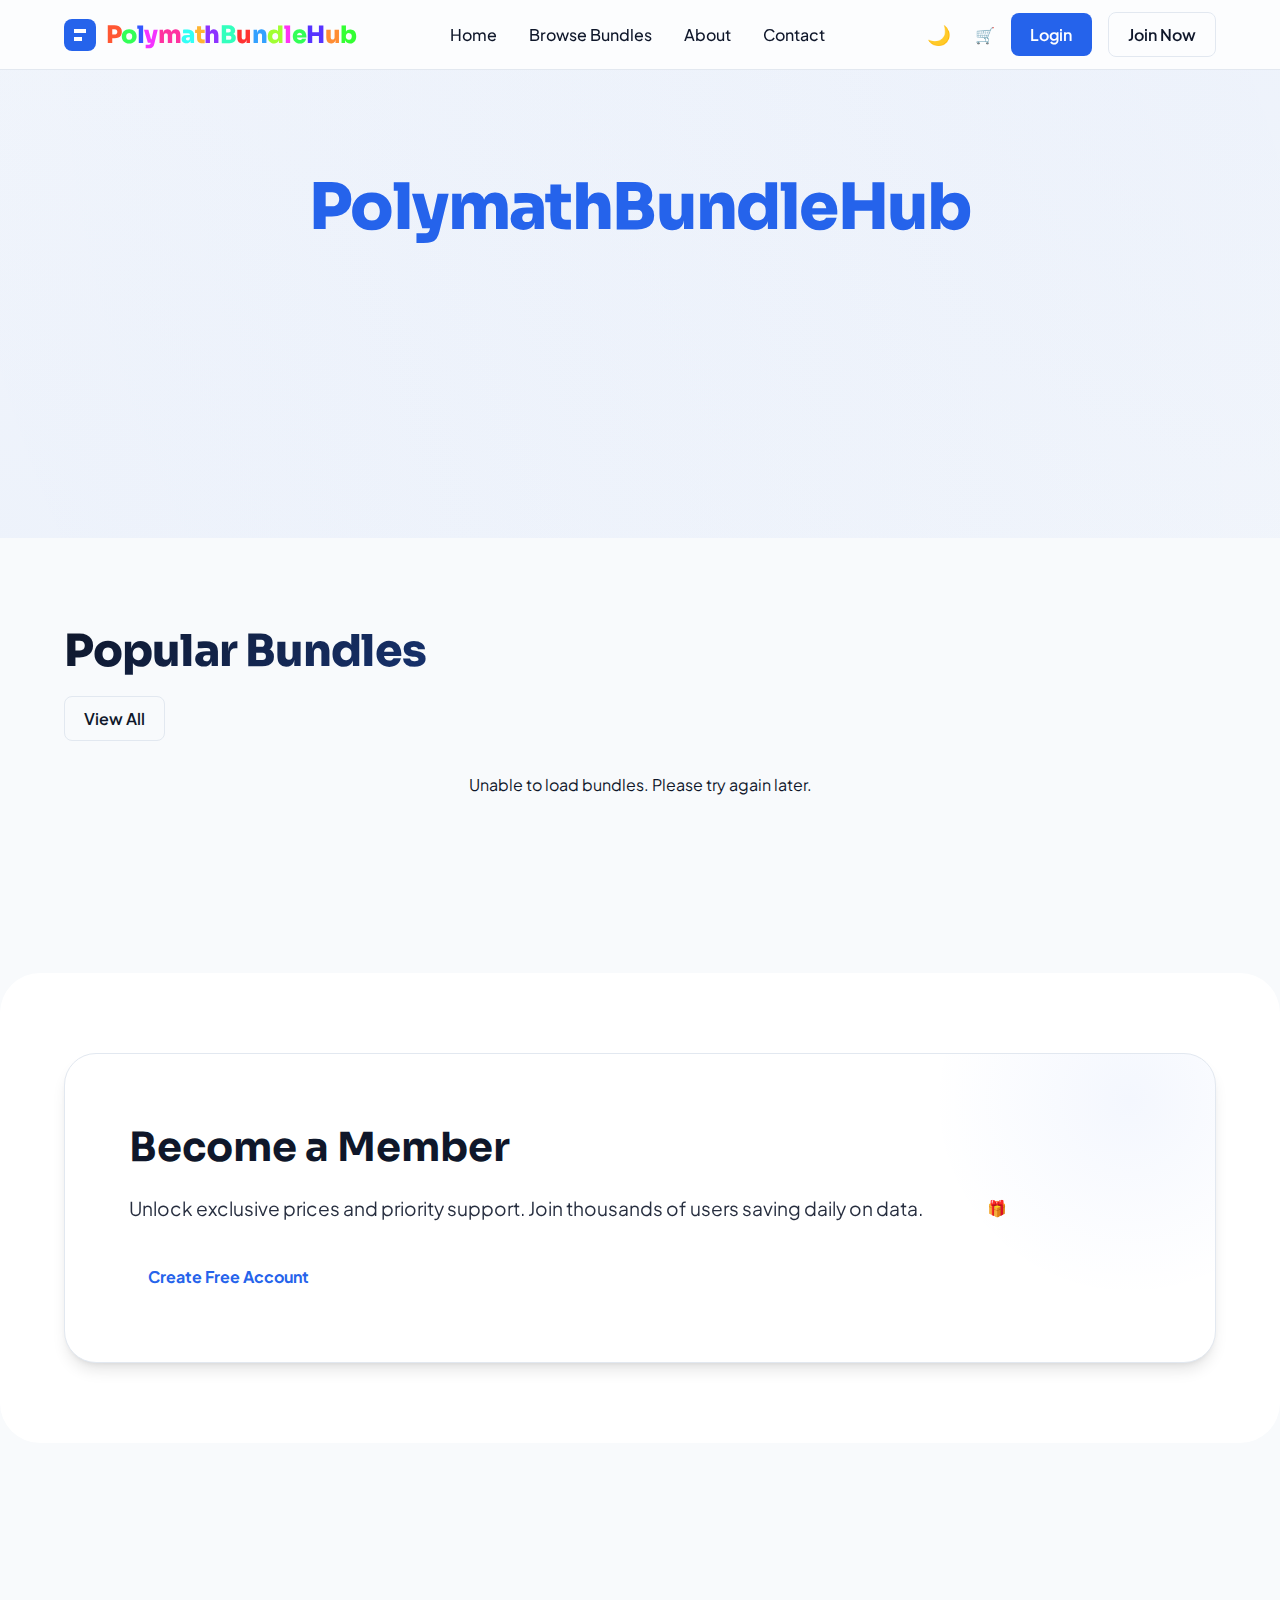
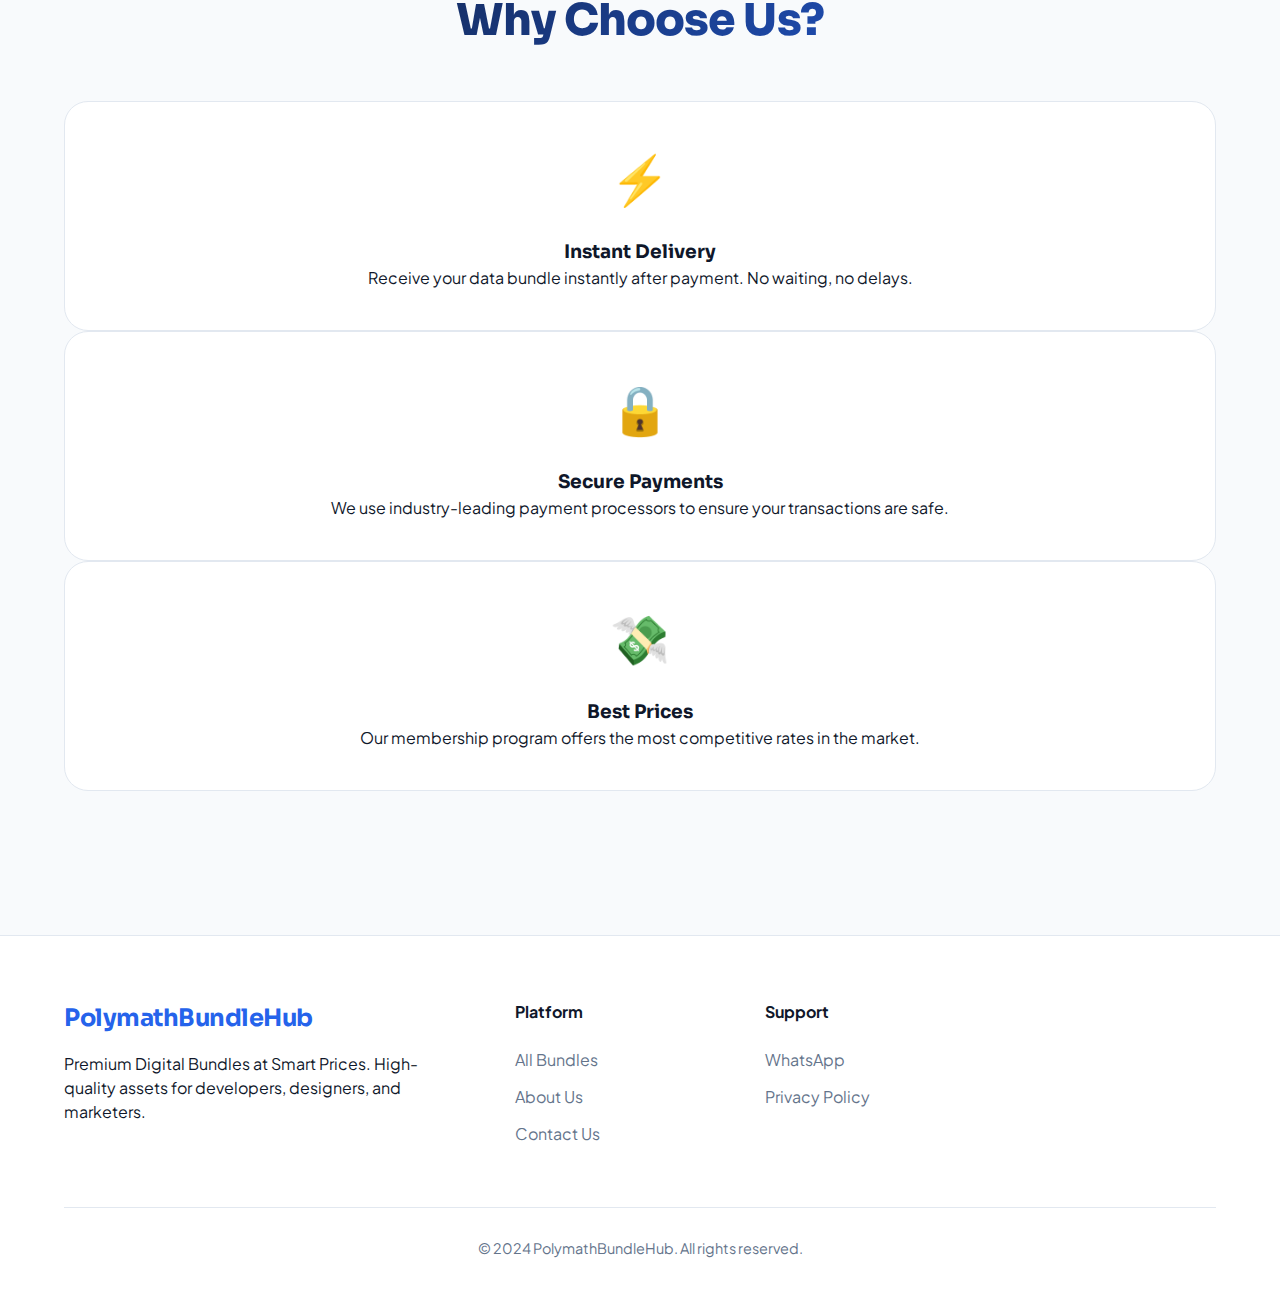
<file: index.html>
<!DOCTYPE html>
<html lang="en">
<head>
    <meta charset="UTF-8">
    <meta name="viewport" content="width=device-width, initial-scale=1.0">
    <title>PolymathBundleHub - Premium Digital Bundles</title>
    <meta name="description" content="Premium Digital Bundles at Smart Prices. High-quality assets for developers, designers, and marketers.">
    <link rel="stylesheet" href="style.css">
    <link rel="preconnect" href="https://fonts.googleapis.com">
    <link rel="preconnect" href="https://fonts.gstatic.com" crossorigin>
    <link href="https://fonts.googleapis.com/css2?family=Plus+Jakarta+Sans:wght@400;500;600;700;800&family=Sora:wght@400;600;700;800&display=swap" rel="stylesheet">
</head>
<body>
    <nav class="navbar">
        <div class="container nav-container">
            <a href="index.html" class="logo">
                <svg width="32" height="32" viewBox="0 0 32 32" fill="none" xmlns="http://www.w3.org/2000/svg">
                    <rect width="32" height="32" rx="8" fill="#2563EB"/>
                    <path d="M10 10H22V14H10V10Z" fill="white"/>
                    <path d="M10 18H18V22H10V18Z" fill="white"/>
                </svg>
                <span><span>P</span><span>o</span><span>l</span><span>y</span><span>m</span><span>a</span><span>t</span><span>h</span><span>B</span><span>u</span><span>n</span><span>d</span><span>l</span><span>e</span><span>H</span><span>u</span><span>b</span></span>
            </a>
            <ul class="nav-links">
                <li><a href="index.html" class="nav-link">Home</a></li>
                <li><a href="bundles.html" class="nav-link">Browse Bundles</a></li>
                <li><a href="about.html" class="nav-link">About</a></li>
                <li><a href="contact.html" class="nav-link">Contact</a></li>
            </ul>
            <div class="nav-actions">
                <button class="theme-toggle" title="Toggle Dark Mode">🌙</button>
                <div style="position: relative;">
                    <a href="#" class="nav-link" onclick="showCart(); return false;">🛒</a>
                    <span class="cart-badge cart-count">0</span>
                </div>
                <a href="login.html" class="btn btn-primary">Login</a>
            </div>
        </div>
    </nav>

    <main>
        <section class="hero">
            <div class="container">
                <h1 class="hero-title logo"><span><span>P</span><span>o</span><span>l</span><span>y</span><span>m</span><span>a</span><span>t</span><span>h</span><span>B</span><span>u</span><span>n</span><span>d</span><span>l</span><span>e</span><span>H</span><span>u</span><span>b</span></span></h1>
                <p class="hero-tagline">Premium Data Bundles at Unbeatable Prices. Save up to 30% on MTN, Telecel, and AT bundles when you join our membership.</p>
                <div class="btn-group">
                    <a href="bundles.html" class="btn btn-primary" style="padding: 0.8rem 2rem; font-size: 1.1rem;">Browse Bundles</a>
                    <a href="login.html" class="btn btn-outline" style="padding: 0.8rem 2rem; font-size: 1.1rem;">Join Membership</a>
                </div>
            </div>
        </section>

        <section class="section">
            <div class="container">
                <div class="section-header">
                    <h2 class="section-title">Popular Bundles</h2>
                    <a href="bundles.html" class="btn btn-outline">View All</a>
                </div>
                <div class="bundle-grid" id="featured-bundles">
                    <!-- Bundles will be loaded here -->
                </div>
            </div>
        </section>

        <section class="section" style="background: var(--bg-card); border-radius: 40px; margin: 4rem 0;">
            <div class="container">
                <div class="member-banner">
                    <div class="member-content">
                        <h2 style="font-size: 2.5rem; margin-bottom: 1rem;">Become a Member</h2>
                        <p style="font-size: 1.2rem; opacity: 0.9; margin-bottom: 2rem;">Unlock exclusive prices and priority support. Join thousands of users saving daily on data.</p>
                        <a href="login.html" class="btn btn-primary" style="background: white; color: var(--primary); font-weight: 700;">Create Free Account</a>
                    </div>
                    <div class="member-image">🎁</div>
                </div>
            </div>
        </section>

        <section class="section">
            <div class="container">
                <h2 class="section-title" style="text-align: center; margin-bottom: 3rem;">Why Choose Us?</h2>
                <div class="features-grid">
                    <div class="feature-card">
                        <div class="feature-icon">⚡</div>
                        <h3>Instant Delivery</h3>
                        <p>Receive your data bundle instantly after payment. No waiting, no delays.</p>
                    </div>
                    <div class="feature-card">
                        <div class="feature-icon">🔒</div>
                        <h3>Secure Payments</h3>
                        <p>We use industry-leading payment processors to ensure your transactions are safe.</p>
                    </div>
                    <div class="feature-card">
                        <div class="feature-icon">💸</div>
                        <h3>Best Prices</h3>
                        <p>Our membership program offers the most competitive rates in the market.</p>
                    </div>
                </div>
            </div>
        </section>
    </main>

    <footer>
        <div class="container">
            <div class="footer-grid">
                <div class="footer-brand">
                    <div class="footer-logo logo">PolymathBundleHub</div>
                    <p>Premium Digital Bundles at Smart Prices. High-quality assets for developers, designers, and marketers.</p>
                </div>
                <div class="footer-nav">
                    <h4 class="footer-title">Platform</h4>
                    <ul class="footer-links">
                        <li><a href="bundles.html">All Bundles</a></li>
                        <li><a href="about.html">About Us</a></li>
                        <li><a href="contact.html">Contact Us</a></li>
                    </ul>
                </div>
                <div class="footer-nav">
                    <h4 class="footer-title">Support</h4>
                    <ul class="footer-links">
                        <li><a href="https://wa.me/233502832593">WhatsApp</a></li>
                        <li><a href="#">Privacy Policy</a></li>
                    </ul>
                </div>
            </div>
            <div class="footer-bottom">
                <p>&copy; 2024 PolymathBundleHub. All rights reserved.</p>
            </div>
        </div>
    </footer>

    <script src="app.js?v=4.0"></script>
</body>
</html>
</file>
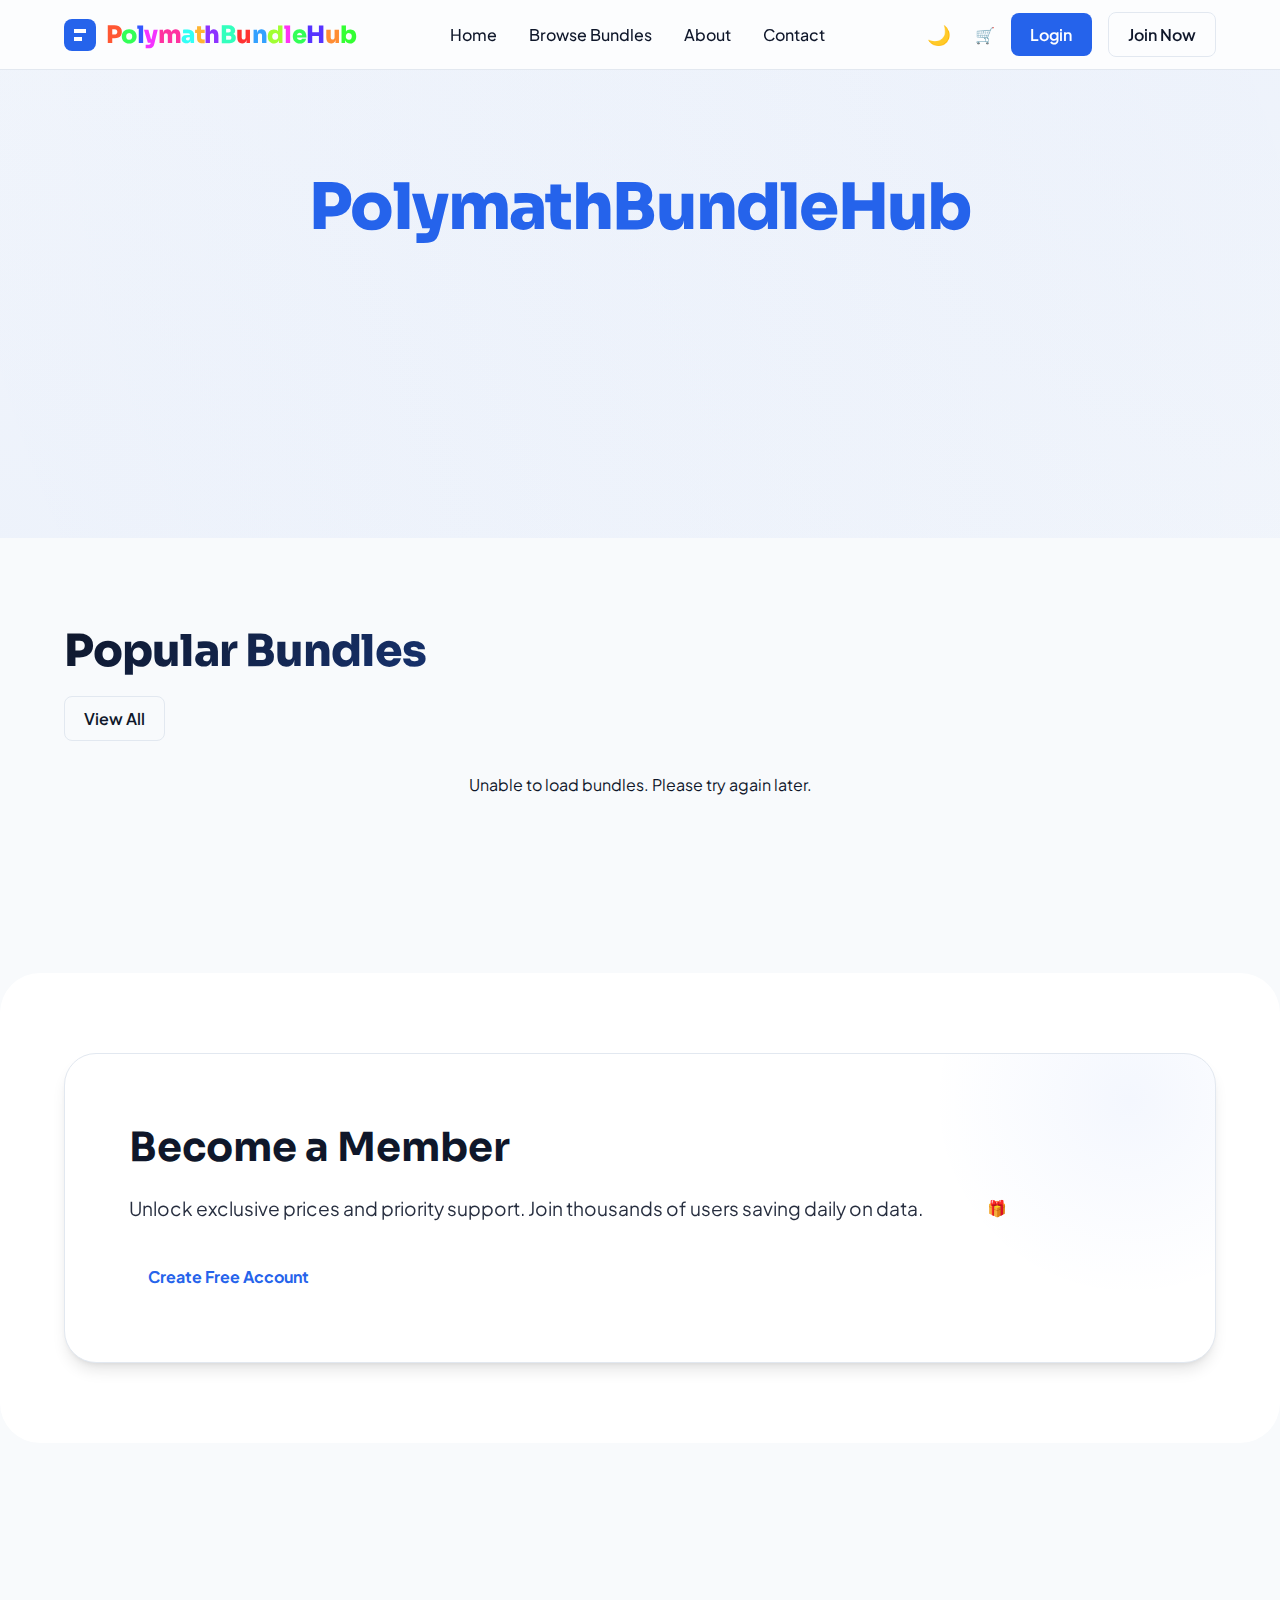
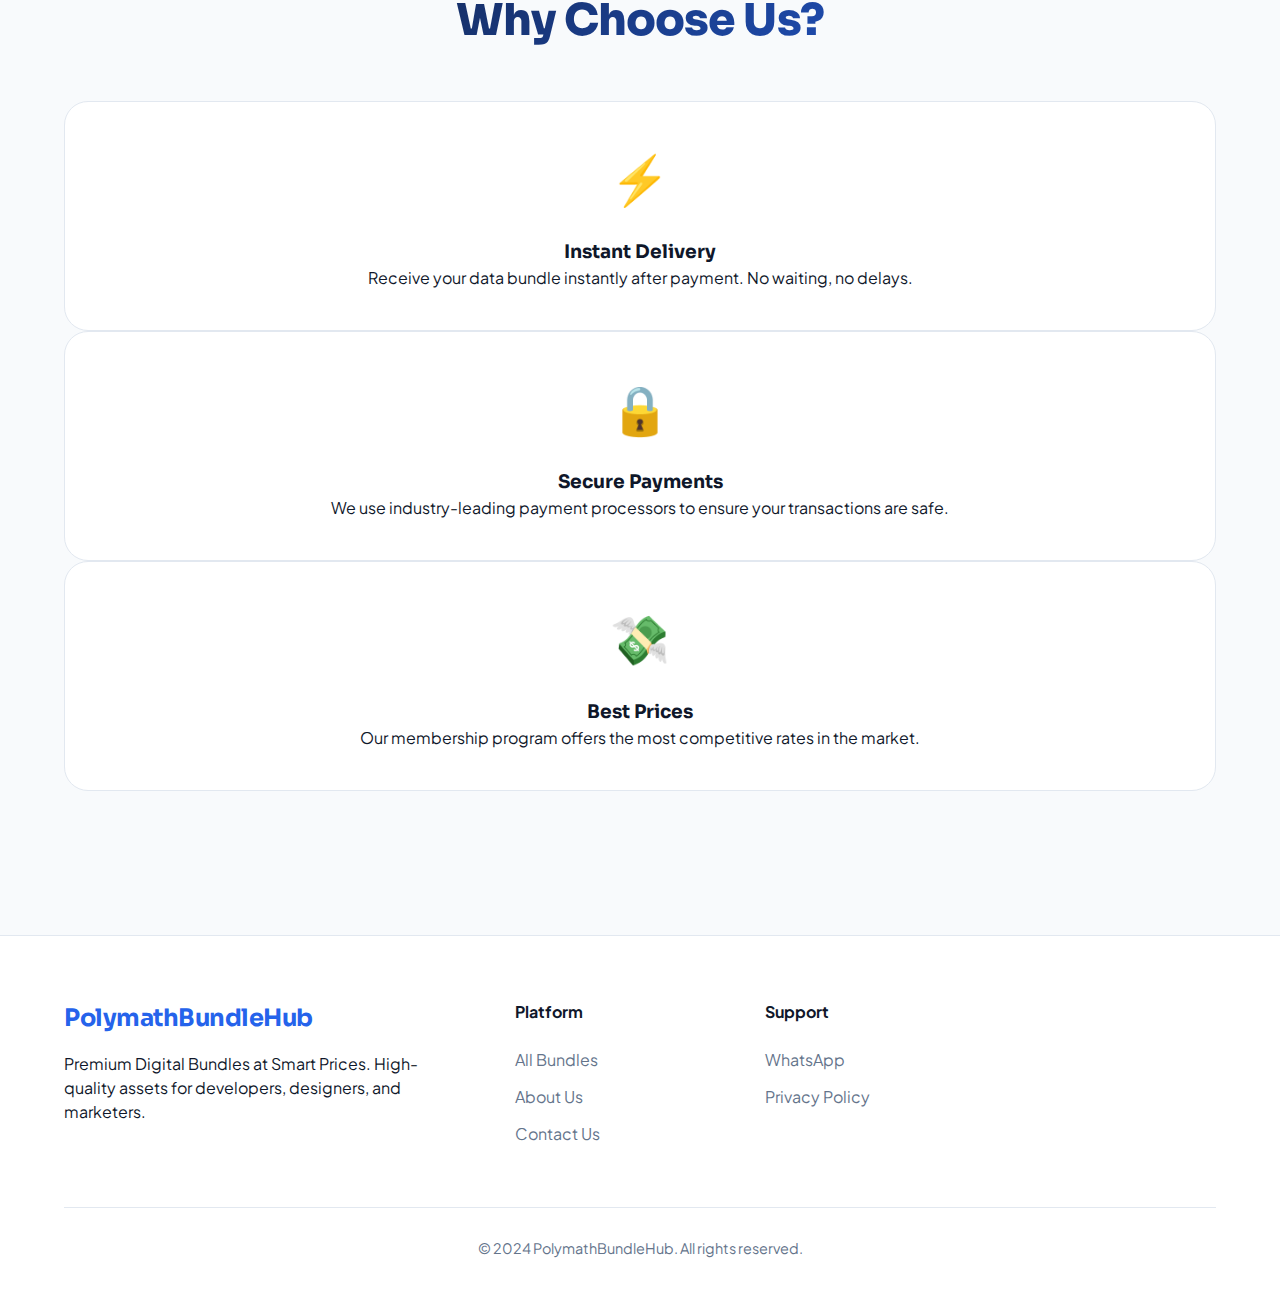
<file: admin.html>
<!DOCTYPE html>
<html lang="en">
<head>
    <meta charset="UTF-8">
    <meta name="viewport" content="width=device-width, initial-scale=1.0">
    <title>Admin Panel - PolymathBundleHub</title>
    <link rel="stylesheet" href="style.css">
    <link rel="preconnect" href="https://fonts.googleapis.com">
    <link rel="preconnect" href="https://fonts.gstatic.com" crossorigin>
    <link href="https://fonts.googleapis.com/css2?family=Plus+Jakarta+Sans:wght@400;500;600;700;800&family=Sora:wght@400;600;700;800&display=swap" rel="stylesheet">
</head>
<body class="admin-body">
    <nav class="navbar">
        <div class="container nav-container">
            <a href="index.html" class="logo">
                <svg width="32" height="32" viewBox="0 0 32 32" fill="none" xmlns="http://www.w3.org/2000/svg">
                    <rect width="32" height="32" rx="8" fill="#DC2626"/>
                    <path d="M10 10H22V14H10V10Z" fill="white"/>
                    <path d="M10 18H18V22H10V18Z" fill="white"/>
                </svg>
                <span><span>P</span><span>o</span><span>l</span><span>y</span><span>m</span><span>a</span><span>t</span><span>h</span><span>B</span><span>u</span><span>n</span><span>d</span><span>l</span><span>e</span><span>H</span><span>u</span><span>b</span></span>
            </a>
            <div class="nav-actions">
                <button class="theme-toggle">🌙</button>
                <button class="btn btn-outline" onclick="logout()">Logout Admin</button>
            </div>
        </div>
    </nav>

    <main class="container" style="padding-top: 2rem;">
        <div class="admin-grid">
            <aside class="dashboard-sidebar">
                <div class="balance-card">
                    <span>iDATA Admin Balance</span>
                    <strong id="admin-idata-balance">GHS 0.00</strong>
                </div>
                <nav id="admin-nav">
                    <a href="#" class="sidebar-link active" data-tab="transactions">All Transactions</a>
                    <a href="#" class="sidebar-link" data-tab="users">User Management</a>
                    <a href="#" class="sidebar-link" data-tab="prices">Price Control</a>
                    <a href="#" class="sidebar-link" data-tab="api">API Settings</a>
                </nav>
            </aside>

            <section id="admin-content">
                <!-- Transactions Tab -->
                <div id="tab-transactions" class="admin-tab">
                    <div style="margin-bottom: 2rem; display: flex; justify-content: space-between; align-items: center;">
                        <div>
                            <h2 style="font-size: 1.75rem; margin-bottom: 0.5rem;">Global Transactions</h2>
                            <p class="text-muted">Monitor and control every purchase across the platform.</p>
                        </div>
                        <button class="btn btn-primary" onclick="refreshAdminData()">Refresh Data</button>
                    </div>

                    <div id="admin-stats">
                        <div class="stat-card">
                            <span class="text-muted">Total Sales</span>
                            <div id="total-sales">GHS 0.00</div>
                        </div>
                        <div class="stat-card">
                            <span class="text-muted">Est. Profit</span>
                            <div id="total-profit" style="color: var(--success);">GHS 0.00</div>
                        </div>
                        <div class="stat-card">
                            <span class="text-muted">Active Orders</span>
                            <div id="active-orders">0</div>
                        </div>
                        <div class="stat-card">
                            <span class="text-muted">Total Users</span>
                            <div id="total-users">0</div>
                        </div>
                    </div>

                    <div style="background: var(--bg-card); border-radius: 20px; border: 1px solid var(--border-color); overflow: hidden; box-shadow: var(--shadow-sm);">
                        <div style="overflow-x: auto;">
                            <table style="width: 100%; border-collapse: collapse;">
                                <thead style="background: var(--bg-body);">
                                    <tr>
                                        <th style="padding: 1.25rem 1rem; text-align: left; border-bottom: 1px solid var(--border-color); font-size: 0.85rem; color: var(--text-muted); text-transform: uppercase;">User / Date</th>
                                        <th style="padding: 1.25rem 1rem; text-align: left; border-bottom: 1px solid var(--border-color); font-size: 0.85rem; color: var(--text-muted); text-transform: uppercase;">Bundle</th>
                                        <th style="padding: 1.25rem 1rem; text-align: left; border-bottom: 1px solid var(--border-color); font-size: 0.85rem; color: var(--text-muted); text-transform: uppercase;">Recipient</th>
                                        <th style="padding: 1.25rem 1rem; text-align: left; border-bottom: 1px solid var(--border-color); font-size: 0.85rem; color: var(--text-muted); text-transform: uppercase;">Status</th>
                                        <th style="padding: 1.25rem 1rem; text-align: left; border-bottom: 1px solid var(--border-color); font-size: 0.85rem; color: var(--text-muted); text-transform: uppercase;">Profit</th>
                                        <th style="padding: 1.25rem 1rem; text-align: right; border-bottom: 1px solid var(--border-color); font-size: 0.85rem; color: var(--text-muted); text-transform: uppercase;">Action</th>
                                    </tr>
                                </thead>
                                <tbody id="admin-transactions-table">
                                    <!-- Loaded dynamically -->
                                </tbody>
                            </table>
                        </div>
                    </div>
                </div>

                <!-- Price Control Tab -->
                <div id="tab-prices" class="admin-tab" style="display: none;">
                    <div style="margin-bottom: 2rem;">
                        <h2 style="font-size: 1.75rem; margin-bottom: 0.5rem;">Price & Profit Control</h2>
                        <p class="text-muted">Manage your profit margins and bundle-specific pricing.</p>
                    </div>

                    <!-- Profit Margin Settings -->
                    <div style="background: var(--bg-card); padding: 2rem; border-radius: 20px; border: 1px solid var(--border-color); box-shadow: var(--shadow-sm); margin-bottom: 2rem;">
                        <h3 style="margin-bottom: 1.5rem; font-size: 1.25rem;">Global Profit Formula</h3>
                        <div style="display: grid; grid-template-columns: repeat(auto-fit, minmax(200px, 1fr)); gap: 1.5rem;">
                            <div>
                                <label style="display: block; margin-bottom: 0.5rem; font-size: 0.85rem; font-weight: 600;">Flat Profit (GHS)</label>
                                <input type="number" id="setting-flat" step="0.1" 
                                    style="width: 100%; padding: 0.75rem; border-radius: 12px; border: 1px solid var(--border-color); background: var(--bg-body); color: var(--text-body);">
                                <small class="text-muted">Fixed amount added to every sale.</small>
                            </div>
                            <div>
                                <label style="display: block; margin-bottom: 0.5rem; font-size: 0.85rem; font-weight: 600;">Percentage Markup (%)</label>
                                <input type="number" id="setting-percent" step="0.01" 
                                    style="width: 100%; padding: 0.75rem; border-radius: 12px; border: 1px solid var(--border-color); background: var(--bg-body); color: var(--text-body);">
                                <small class="text-muted">Percentage of cost added (e.g., 0.05 for 5%).</small>
                            </div>
                            <div>
                                <label style="display: block; margin-bottom: 0.5rem; font-size: 0.85rem; font-weight: 600;">Public Surcharge (GHS)</label>
                                <input type="number" id="setting-surcharge" step="0.1" 
                                    style="width: 100%; padding: 0.75rem; border-radius: 12px; border: 1px solid var(--border-color); background: var(--bg-body); color: var(--text-body);">
                                <small class="text-muted">Extra fee for non-members.</small>
                            </div>
                            <div>
                                <label style="display: block; margin-bottom: 0.5rem; font-size: 0.85rem; font-weight: 600;">Min. Profit (GHS)</label>
                                <input type="number" id="setting-min" step="0.1" 
                                    style="width: 100%; padding: 0.75rem; border-radius: 12px; border: 1px solid var(--border-color); background: var(--bg-body); color: var(--text-body);">
                                <small class="text-muted">Absolute minimum profit per sale.</small>
                            </div>
                        </div>
                        <div style="margin-top: 2rem; border-top: 1px solid var(--border-color); pt: 1.5rem;">
                            <button class="btn btn-primary" onclick="saveProfitSettings()">Save Global Formula</button>
                        </div>
                    </div>

                    <div style="margin-bottom: 1.5rem;">
                        <h3 style="font-size: 1.25rem;">Bundle Price Overrides</h3>
                        <p class="text-muted">Set specific member prices for individual bundles. These override the formula above.</p>
                    </div>

                    <div style="background: var(--bg-card); border-radius: 20px; border: 1px solid var(--border-color); overflow: hidden; box-shadow: var(--shadow-sm);">
                        <div style="overflow-x: auto;">
                            <table style="width: 100%; border-collapse: collapse;">
                                <thead style="background: var(--bg-body);">
                                    <tr>
                                        <th style="padding: 1.25rem 1rem; text-align: left; border-bottom: 1px solid var(--border-color); font-size: 0.85rem; color: var(--text-muted); text-transform: uppercase;">Bundle Name</th>
                                        <th style="padding: 1.25rem 1rem; text-align: left; border-bottom: 1px solid var(--border-color); font-size: 0.85rem; color: var(--text-muted); text-transform: uppercase;">Base Cost</th>
                                        <th style="padding: 1.25rem 1rem; text-align: left; border-bottom: 1px solid var(--border-color); font-size: 0.85rem; color: var(--text-muted); text-transform: uppercase;">Formula Price</th>
                                        <th style="padding: 1.25rem 1rem; text-align: left; border-bottom: 1px solid var(--border-color); font-size: 0.85rem; color: var(--text-muted); text-transform: uppercase;">Custom Price (Member)</th>
                                        <th style="padding: 1.25rem 1rem; text-align: right; border-bottom: 1px solid var(--border-color); font-size: 0.85rem; color: var(--text-muted); text-transform: uppercase;">Action</th>
                                    </tr>
                                </thead>
                                <tbody id="admin-price-table">
                                    <!-- Loaded dynamically -->
                                </tbody>
                            </table>
                        </div>
                    </div>
                </div>

                <!-- User Management Tab -->
                <div id="tab-users" class="admin-tab" style="display: none;">
                    <div style="margin-bottom: 2rem;">
                        <h2 style="font-size: 1.75rem; margin-bottom: 0.5rem;">User Management</h2>
                        <p class="text-muted">View and manage registered users on the platform.</p>
                    </div>

                    <div style="background: var(--bg-card); border-radius: 20px; border: 1px solid var(--border-color); overflow: hidden; box-shadow: var(--shadow-sm);">
                        <div style="overflow-x: auto;">
                            <table style="width: 100%; border-collapse: collapse;">
                                <thead style="background: var(--bg-body);">
                                    <tr>
                                        <th style="padding: 1.25rem 1rem; text-align: left; border-bottom: 1px solid var(--border-color); font-size: 0.85rem; color: var(--text-muted); text-transform: uppercase;">User Name</th>
                                        <th style="padding: 1.25rem 1rem; text-align: left; border-bottom: 1px solid var(--border-color); font-size: 0.85rem; color: var(--text-muted); text-transform: uppercase;">Email</th>
                                        <th style="padding: 1.25rem 1rem; text-align: left; border-bottom: 1px solid var(--border-color); font-size: 0.85rem; color: var(--text-muted); text-transform: uppercase;">Wallet Balance</th>
                                        <th style="padding: 1.25rem 1rem; text-align: left; border-bottom: 1px solid var(--border-color); font-size: 0.85rem; color: var(--text-muted); text-transform: uppercase;">Role</th>
                                        <th style="padding: 1.25rem 1rem; text-align: right; border-bottom: 1px solid var(--border-color); font-size: 0.85rem; color: var(--text-muted); text-transform: uppercase;">Action</th>
                                    </tr>
                                </thead>
                                <tbody id="admin-user-table">
                                    <!-- Loaded dynamically -->
                                </tbody>
                            </table>
                        </div>
                    </div>
                </div>

                <!-- API Settings Tab -->
                <div id="tab-api" class="admin-tab" style="display: none;">
                    <div style="margin-bottom: 2rem;">
                        <h2 style="font-size: 1.75rem; margin-bottom: 0.5rem;">API & Payment Settings</h2>
                        <p class="text-muted">Configure your connection to the iDATA provider and Paystack gateway.</p>
                    </div>

                    <div style="background: var(--bg-card); padding: 2rem; border-radius: 20px; border: 1px solid var(--border-color); box-shadow: var(--shadow-sm); max-width: 600px; margin-bottom: 2rem;">
                        <h3 style="margin-bottom: 1.5rem; font-size: 1.25rem;">Payment Gateway (Paystack)</h3>
                        <div style="margin-bottom: 1.5rem;">
                            <label style="display: block; margin-bottom: 0.5rem; font-weight: 600;">Paystack Public Key</label>
                            <div style="display: flex; gap: 0.5rem;">
                                <input type="text" id="setting-paystack-key" placeholder="pk_live_..." 
                                    style="flex: 1; padding: 0.75rem 1rem; border-radius: 12px; border: 1px solid var(--border-color); background: var(--bg-body); color: var(--text-body);">
                                <button class="btn btn-primary" onclick="savePaystackKey()">Save Key</button>
                            </div>
                            <small class="text-muted">Required for processing direct payments and wallet top-ups.</small>
                        </div>
                    </div>

                    <div style="background: var(--bg-card); padding: 2rem; border-radius: 20px; border: 1px solid var(--border-color); box-shadow: var(--shadow-sm); max-width: 600px;">
                        <h3 style="margin-bottom: 1.5rem; font-size: 1.25rem;">Data Provider (iDATA)</h3>
                        <div style="margin-bottom: 1.5rem;">
                            <label style="display: block; margin-bottom: 0.5rem; font-weight: 600;">iDATA Base URL</label>
                            <input type="text" value="https://idata.gh/api/v1" readonly 
                                style="width: 100%; padding: 0.75rem 1rem; border-radius: 12px; border: 1px solid var(--border-color); background: var(--bg-body); color: var(--text-muted); cursor: not-allowed;">
                        </div>
                        <div style="margin-bottom: 1.5rem;">
                            <label style="display: block; margin-bottom: 0.5rem; font-weight: 600;">API Authorization Key</label>
                            <div style="display: flex; gap: 0.5rem;">
                                <input type="password" value="sk_live_************************" readonly 
                                    style="flex: 1; padding: 0.75rem 1rem; border-radius: 12px; border: 1px solid var(--border-color); background: var(--bg-body); color: var(--text-body);">
                                <button class="btn btn-outline" onclick="showToast('API Key management is restricted in demo mode.')">Edit</button>
                            </div>
                        </div>
                        <div style="padding: 1rem; background: rgba(37, 99, 235, 0.1); border-radius: 12px; color: var(--primary); font-size: 0.85rem;">
                            ℹ️ These settings are managed by the system administrator. Contact technical support for changes.
                        </div>
                    </div>
                </div>
            </section>
        </div>
    </main>

    <!-- Mobile Bottom Navigation -->
    <nav class="mobile-bottom-nav">
        <a href="index.html" class="mobile-nav-item">
            <span>🏠</span>
            <span>Site</span>
        </a>
        <a href="#" class="mobile-nav-item active" onclick="location.reload(); return false;">
            <span>🛠️</span>
            <span>Admin</span>
        </a>
        <button class="mobile-nav-item" onclick="logout()" style="background: none; border: none;">
            <span>🚪</span>
            <span>Logout</span>
        </button>
    </nav>

    <script src="app.js"></script>
    <script>
        // Inline script for Admin specific init
        document.addEventListener('DOMContentLoaded', () => {
            if (typeof initAdmin === 'function') initAdmin();
        });
    </script>
</body>
</html>
</file>
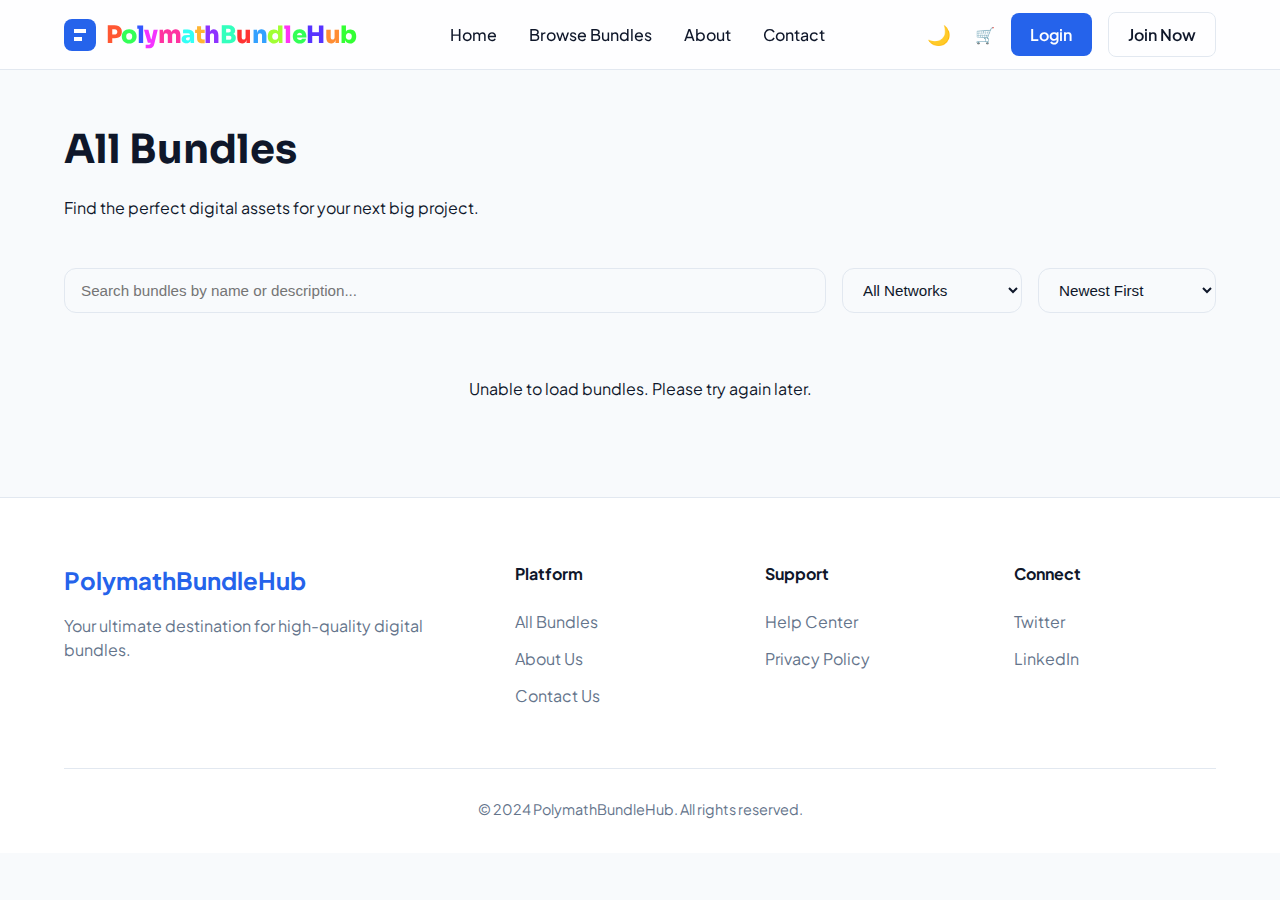
<file: bundles.html>
<!DOCTYPE html>
<html lang="en">
<head>
    <meta charset="UTF-8">
    <meta name="viewport" content="width=device-width, initial-scale=1.0">
    <title>Browse Bundles - PolymathBundleHub</title>
    <link rel="stylesheet" href="style.css">
    <link rel="preconnect" href="https://fonts.googleapis.com">
    <link rel="preconnect" href="https://fonts.gstatic.com" crossorigin>
    <link href="https://fonts.googleapis.com/css2?family=Plus+Jakarta+Sans:wght@400;500;600;700;800&family=Sora:wght@400;600;700;800&display=swap" rel="stylesheet">
</head>
<body>
    <nav class="navbar">
        <div class="container nav-container">
            <a href="index.html" class="logo">
                <svg width="32" height="32" viewBox="0 0 32 32" fill="none" xmlns="http://www.w3.org/2000/svg">
                    <rect width="32" height="32" rx="8" fill="#2563EB"/>
                    <path d="M10 10H22V14H10V10Z" fill="white"/>
                    <path d="M10 18H18V22H10V18Z" fill="white"/>
                </svg>
                <span><span>P</span><span>o</span><span>l</span><span>y</span><span>m</span><span>a</span><span>t</span><span>h</span><span>B</span><span>u</span><span>n</span><span>d</span><span>l</span><span>e</span><span>H</span><span>u</span><span>b</span></span>
            </a>
            <ul class="nav-links">
                <li><a href="index.html" class="nav-link">Home</a></li>
                <li><a href="bundles.html" class="nav-link active">Browse Bundles</a></li>
                <li><a href="about.html" class="nav-link">About</a></li>
                <li><a href="contact.html" class="nav-link">Contact</a></li>
            </ul>
            <div class="nav-actions">
                <button class="theme-toggle">🌙</button>
                <div style="position: relative;">
                    <a href="#" class="nav-link" onclick="showCart(); return false;">🛒</a>
                    <span class="cart-badge cart-count">0</span>
                </div>
                <a href="login.html" class="btn btn-primary">Login</a>
            </div>
        </div>
    </nav>

    <main class="container" style="padding-top: 120px;">
        <header style="margin-bottom: 3rem;">
            <h1 style="font-size: 2.5rem; margin-bottom: 1rem;">All Bundles</h1>
            <p class="text-muted">Find the perfect digital assets for your next big project.</p>
        </header>

        <div class="filters-bar">
            <input type="text" id="search-bundles" class="form-input search-input" placeholder="Search bundles by name or description...">
            <select id="network-filter" class="form-input" style="width: auto;">
                <option value="all">All Networks</option>
                <option value="mtn">MTN Ghana</option>
                <option value="telecel">Telecel (Vodafone)</option>
                <option value="at">AT (AirtelTigo)</option>
            </select>
            <select id="sort-filter" class="form-input" style="width: auto;">
                <option value="newest">Newest First</option>
                <option value="price-low">Price: Low to High</option>
                <option value="price-high">Price: High to Low</option>
            </select>
        </div>

        <div id="bundles-grid" class="bundle-grid">
            <!-- Loaded dynamically via app.js?v=4.0 -->
        </div>
    </main>

    <footer>
        <div class="container">
            <div class="footer-grid">
                <div>
                    <div class="footer-logo">PolymathBundleHub</div>
                    <p class="footer-desc">Your ultimate destination for high-quality digital bundles.</p>
                </div>
                <div>
                    <h4 class="footer-title">Platform</h4>
                    <ul class="footer-links">
                        <li><a href="bundles.html">All Bundles</a></li>
                        <li><a href="about.html">About Us</a></li>
                        <li><a href="contact.html">Contact Us</a></li>
                    </ul>
                </div>
                <div>
                    <h4 class="footer-title">Support</h4>
                    <ul class="footer-links">
                        <li><a href="#">Help Center</a></li>
                        <li><a href="#">Privacy Policy</a></li>
                    </ul>
                </div>
                <div>
                    <h4 class="footer-title">Connect</h4>
                    <ul class="footer-links">
                        <li><a href="#">Twitter</a></li>
                        <li><a href="#">LinkedIn</a></li>
                    </ul>
                </div>
            </div>
            <div class="footer-bottom">
                <p>&copy; 2024 PolymathBundleHub. All rights reserved.</p>
            </div>
        </div>
    </footer>

    <!-- Mobile Bottom Navigation -->
    <nav class="mobile-bottom-nav">
        <a href="index.html" class="mobile-nav-item">
            <span>🏠</span>
            <span>Home</span>
        </a>
        <a href="bundles.html" class="mobile-nav-item active">
            <span>📦</span>
            <span>Bundles</span>
        </a>
        <a href="#" class="mobile-nav-item" onclick="showCart(); return false;">
            <span>🛒</span>
            <span>Cart</span>
        </a>
        <a href="login.html" class="mobile-nav-item">
            <span>👤</span>
            <span>Account</span>
        </a>
    </nav>

    <!-- Cart Modal -->
    <div id="cart-modal" style="display: none; position: fixed; top: 0; left: 0; width: 100%; height: 100%; background: rgba(0,0,0,0.5); z-index: 2000; align-items: center; justify-content: center;">
        <div style="background: var(--bg-card); padding: 2rem; border-radius: 24px; max-width: 450px; width: 90%; position: relative; box-shadow: var(--shadow-lg);">
            <button onclick="hideCart()" style="position: absolute; top: 1.5rem; right: 1.5rem; background: none; font-size: 1.5rem; color: var(--text-muted);">&times;</button>
            <h2 style="margin-bottom: 1.5rem; display: flex; align-items: center; gap: 0.5rem;">🛒 Your Cart</h2>
            <div id="cart-items" style="max-height: 300px; overflow-y: auto; margin-bottom: 1.5rem;">
                <!-- Cart items will be loaded here -->
            </div>
            <div style="border-top: 1px solid var(--border-color); padding-top: 1.5rem; display: flex; justify-content: space-between; align-items: center; margin-bottom: 1.5rem;">
                <span style="font-weight: 600;">Total</span>
                <span id="cart-total" style="font-size: 1.5rem; font-weight: 800; color: var(--primary);">GHS 0.00</span>
            </div>
            <a href="dashboard.html" class="btn btn-primary" style="width: 100%; justify-content: center; padding: 1rem;">Checkout Now</a>
        </div>
    </div>

    <script src="app.js?v=4.0"></script>
</body>
</html>
</file>
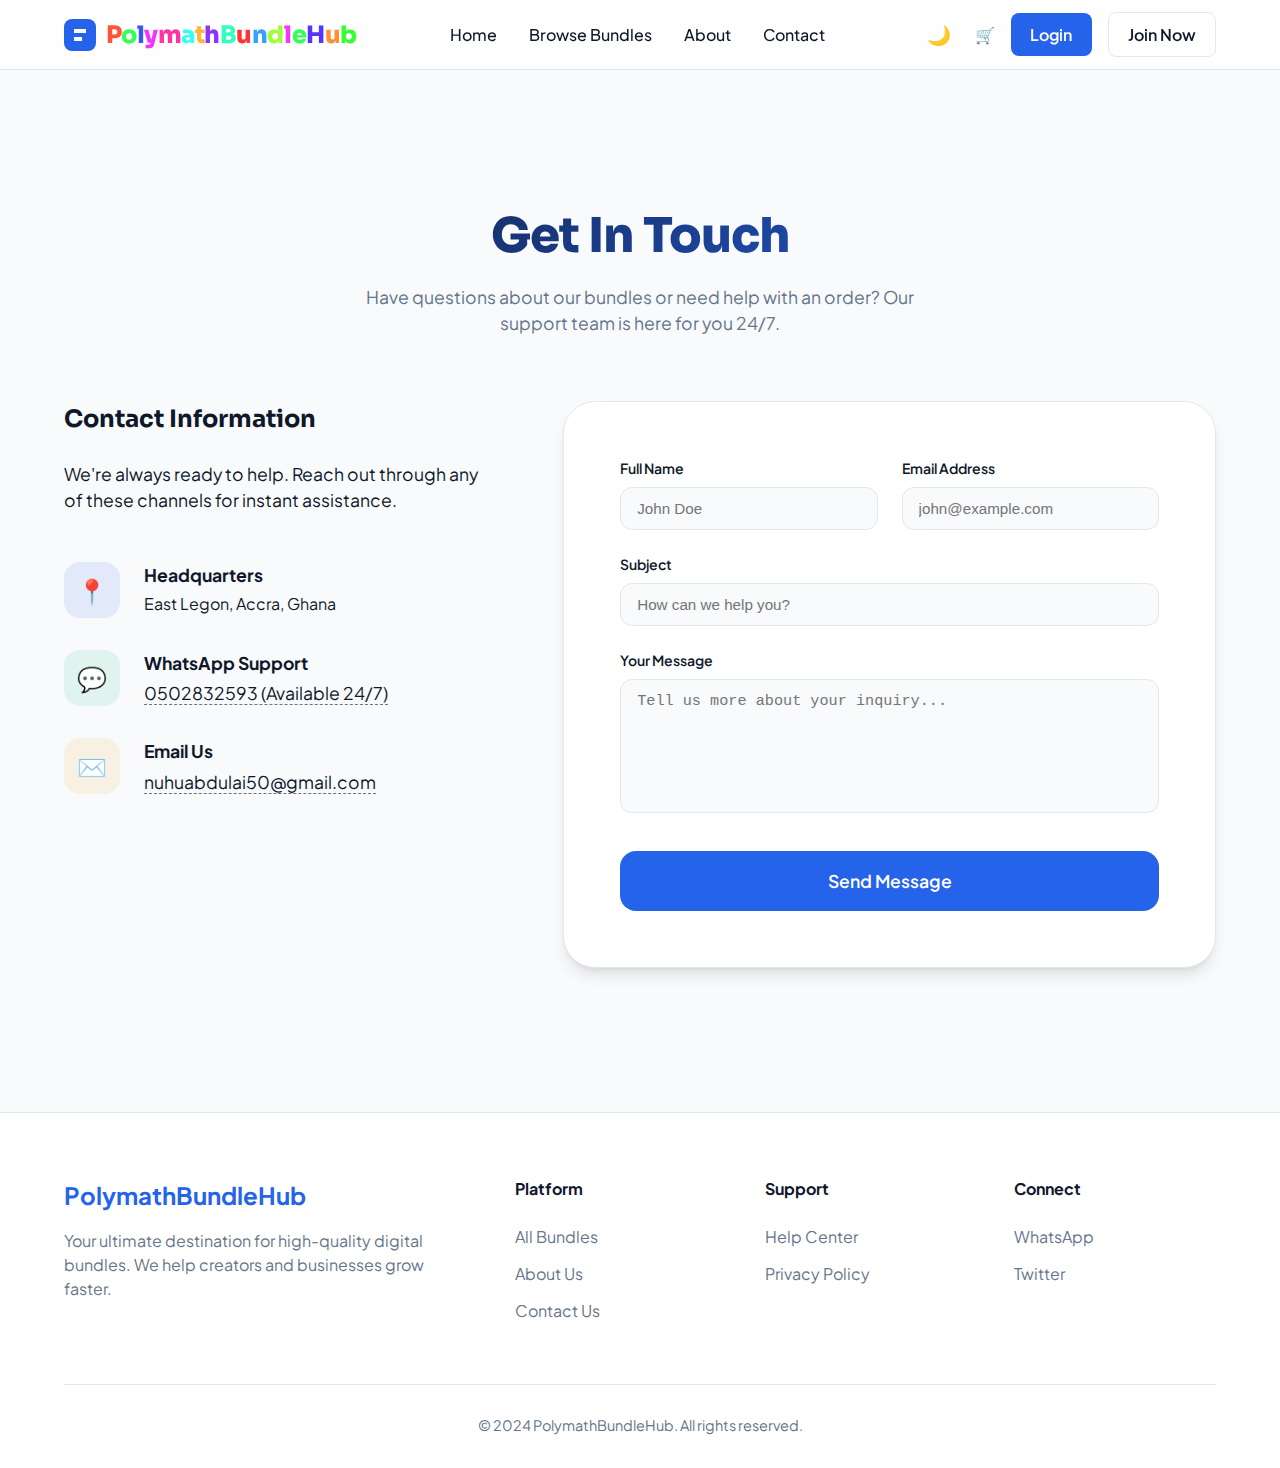
<file: contact.html>
<!DOCTYPE html>
<html lang="en">
<head>
    <meta charset="UTF-8">
    <meta name="viewport" content="width=device-width, initial-scale=1.0">
    <title>Contact Us - PolymathBundleHub</title>
    <link rel="stylesheet" href="style.css">
    <link rel="preconnect" href="https://fonts.googleapis.com">
    <link rel="preconnect" href="https://fonts.gstatic.com" crossorigin>
    <link href="https://fonts.googleapis.com/css2?family=Plus+Jakarta+Sans:wght@400;500;600;700;800&family=Sora:wght@400;600;700;800&display=swap" rel="stylesheet">
</head>
<body>
    <nav class="navbar">
        <div class="container nav-container">
            <a href="index.html" class="logo">
                <svg width="32" height="32" viewBox="0 0 32 32" fill="none" xmlns="http://www.w3.org/2000/svg">
                    <rect width="32" height="32" rx="8" fill="#2563EB"/>
                    <path d="M10 10H22V14H10V10Z" fill="white"/>
                    <path d="M10 18H18V22H10V18Z" fill="white"/>
                </svg>
                <span><span>P</span><span>o</span><span>l</span><span>y</span><span>m</span><span>a</span><span>t</span><span>h</span><span>B</span><span>u</span><span>n</span><span>d</span><span>l</span><span>e</span><span>H</span><span>u</span><span>b</span></span>
            </a>
            <ul class="nav-links">
                <li><a href="index.html" class="nav-link">Home</a></li>
                <li><a href="bundles.html" class="nav-link">Browse Bundles</a></li>
                <li><a href="about.html" class="nav-link">About</a></li>
                <li><a href="contact.html" class="nav-link active">Contact</a></li>
            </ul>
            <div class="nav-actions">
                <button class="theme-toggle">🌙</button>
                <div style="position: relative;">
                    <a href="#" class="nav-link" onclick="showCart(); return false;">🛒</a>
                    <span class="cart-badge cart-count">0</span>
                </div>
                <a href="login.html" class="btn btn-primary">Login</a>
            </div>
        </div>
    </nav>

    <main style="padding-top: 120px;">
        <section class="section">
            <div class="container">
                <div style="text-align: center; margin-bottom: 4rem;">
                    <h1 class="section-title" style="font-size: 3rem;">Get In Touch</h1>
                    <p class="section-subtitle" style="margin: 0 auto;">Have questions about our bundles or need help with an order? Our support team is here for you 24/7.</p>
                </div>

                <div style="display: grid; grid-template-columns: 1fr 1.5fr; gap: 4rem;">
                    <div>
                        <div style="margin-bottom: 3rem;">
                            <h2 style="font-family: 'Sora', sans-serif; margin-bottom: 1.5rem;">Contact Information</h2>
                            <p class="text-muted" style="font-size: 1.1rem;">We're always ready to help. Reach out through any of these channels for instant assistance.</p>
                        </div>

                        <div style="display: flex; flex-direction: column; gap: 2rem;">
                            <div style="display: flex; gap: 1.5rem; align-items: flex-start;">
                                <div style="width: 56px; height: 56px; background: rgba(37, 99, 235, 0.1); color: var(--primary); display: flex; align-items: center; justify-content: center; border-radius: 16px; font-size: 1.5rem; flex-shrink: 0;">📍</div>
                                <div>
                                    <div style="font-weight: 700; font-size: 1.1rem; margin-bottom: 0.25rem;">Headquarters</div>
                                    <div class="text-muted">East Legon, Accra, Ghana</div>
                                </div>
                            </div>
                            <div style="display: flex; gap: 1.5rem; align-items: flex-start;">
                                <div style="width: 56px; height: 56px; background: rgba(16, 185, 129, 0.1); color: #10b981; display: flex; align-items: center; justify-content: center; border-radius: 16px; font-size: 1.5rem; flex-shrink: 0;">💬</div>
                                <div>
                                    <div style="font-weight: 700; font-size: 1.1rem; margin-bottom: 0.25rem;">WhatsApp Support</div>
                                    <a href="https://wa.me/233502832593" target="_blank" class="text-muted" style="text-decoration: none; font-size: 1.1rem; border-bottom: 1px dashed var(--text-muted);">0502832593 (Available 24/7)</a>
                                </div>
                            </div>
                            <div style="display: flex; gap: 1.5rem; align-items: flex-start;">
                                <div style="width: 56px; height: 56px; background: rgba(245, 158, 11, 0.1); color: #f59e0b; display: flex; align-items: center; justify-content: center; border-radius: 16px; font-size: 1.5rem; flex-shrink: 0;">✉️</div>
                                <div>
                                    <div style="font-weight: 700; font-size: 1.1rem; margin-bottom: 0.25rem;">Email Us</div>
                                    <a href="mailto:nuhuabdulai50@gmail.com" class="text-muted" style="text-decoration: none; font-size: 1.1rem; border-bottom: 1px dashed var(--text-muted);">nuhuabdulai50@gmail.com</a>
                                </div>
                            </div>
                        </div>
                    </div>

                    <div style="background: var(--bg-card); padding: 3.5rem; border-radius: 32px; border: 1px solid var(--border-color); box-shadow: var(--shadow-lg);">
                        <form id="contact-form" onsubmit="event.preventDefault(); alert('Message sent successfully! We will get back to you shortly.'); this.reset();">
                            <div style="display: grid; grid-template-columns: 1fr 1fr; gap: 1.5rem; margin-bottom: 1.5rem;">
                                <div>
                                    <label class="form-label">Full Name</label>
                                    <input type="text" class="form-input" placeholder="John Doe" required>
                                </div>
                                <div>
                                    <label class="form-label">Email Address</label>
                                    <input type="email" class="form-input" placeholder="john@example.com" required>
                                </div>
                            </div>
                            <div style="margin-bottom: 1.5rem;">
                                <label class="form-label">Subject</label>
                                <input type="text" class="form-input" placeholder="How can we help you?" required>
                            </div>
                            <div style="margin-bottom: 2rem;">
                                <label class="form-label">Your Message</label>
                                <textarea class="form-input" placeholder="Tell us more about your inquiry..." rows="6" style="resize: none;" required></textarea>
                            </div>
                            <button type="submit" class="btn btn-primary" style="width: 100%; justify-content: center; padding: 1.2rem; font-size: 1.1rem; border-radius: 16px;">
                                Send Message
                            </button>
                        </form>
                    </div>
                </div>
            </div>
        </section>
    </main>

    <footer>
        <div class="container">
            <div class="footer-grid">
                <div>
                    <div class="footer-logo">PolymathBundleHub</div>
                    <p class="footer-desc">Your ultimate destination for high-quality digital bundles. We help creators and businesses grow faster.</p>
                </div>
                <div>
                    <h4 class="footer-title">Platform</h4>
                    <ul class="footer-links">
                        <li><a href="bundles.html">All Bundles</a></li>
                        <li><a href="about.html">About Us</a></li>
                        <li><a href="contact.html">Contact Us</a></li>
                    </ul>
                </div>
                <div>
                    <h4 class="footer-title">Support</h4>
                    <ul class="footer-links">
                        <li><a href="#">Help Center</a></li>
                        <li><a href="#">Privacy Policy</a></li>
                    </ul>
                </div>
                <div>
                    <h4 class="footer-title">Connect</h4>
                    <ul class="footer-links">
                        <li><a href="https://wa.me/233502832593">WhatsApp</a></li>
                        <li><a href="#">Twitter</a></li>
                    </ul>
                </div>
            </div>
            <div class="footer-bottom">
                <p>&copy; 2024 PolymathBundleHub. All rights reserved.</p>
            </div>
        </div>
    </footer>

    <!-- Mobile Bottom Navigation -->
    <nav class="mobile-bottom-nav">
        <a href="index.html" class="mobile-nav-item">
            <span>🏠</span>
            <span>Home</span>
        </a>
        <a href="bundles.html" class="mobile-nav-item">
            <span>📦</span>
            <span>Bundles</span>
        </a>
        <a href="#" class="mobile-nav-item" onclick="showCart(); return false;">
            <span>🛒</span>
            <span>Cart</span>
        </a>
        <a href="login.html" class="mobile-nav-item">
            <span>👤</span>
            <span>Account</span>
        </a>
    </nav>

    <script src="app.js"></script>
</body>
</html>
</file>
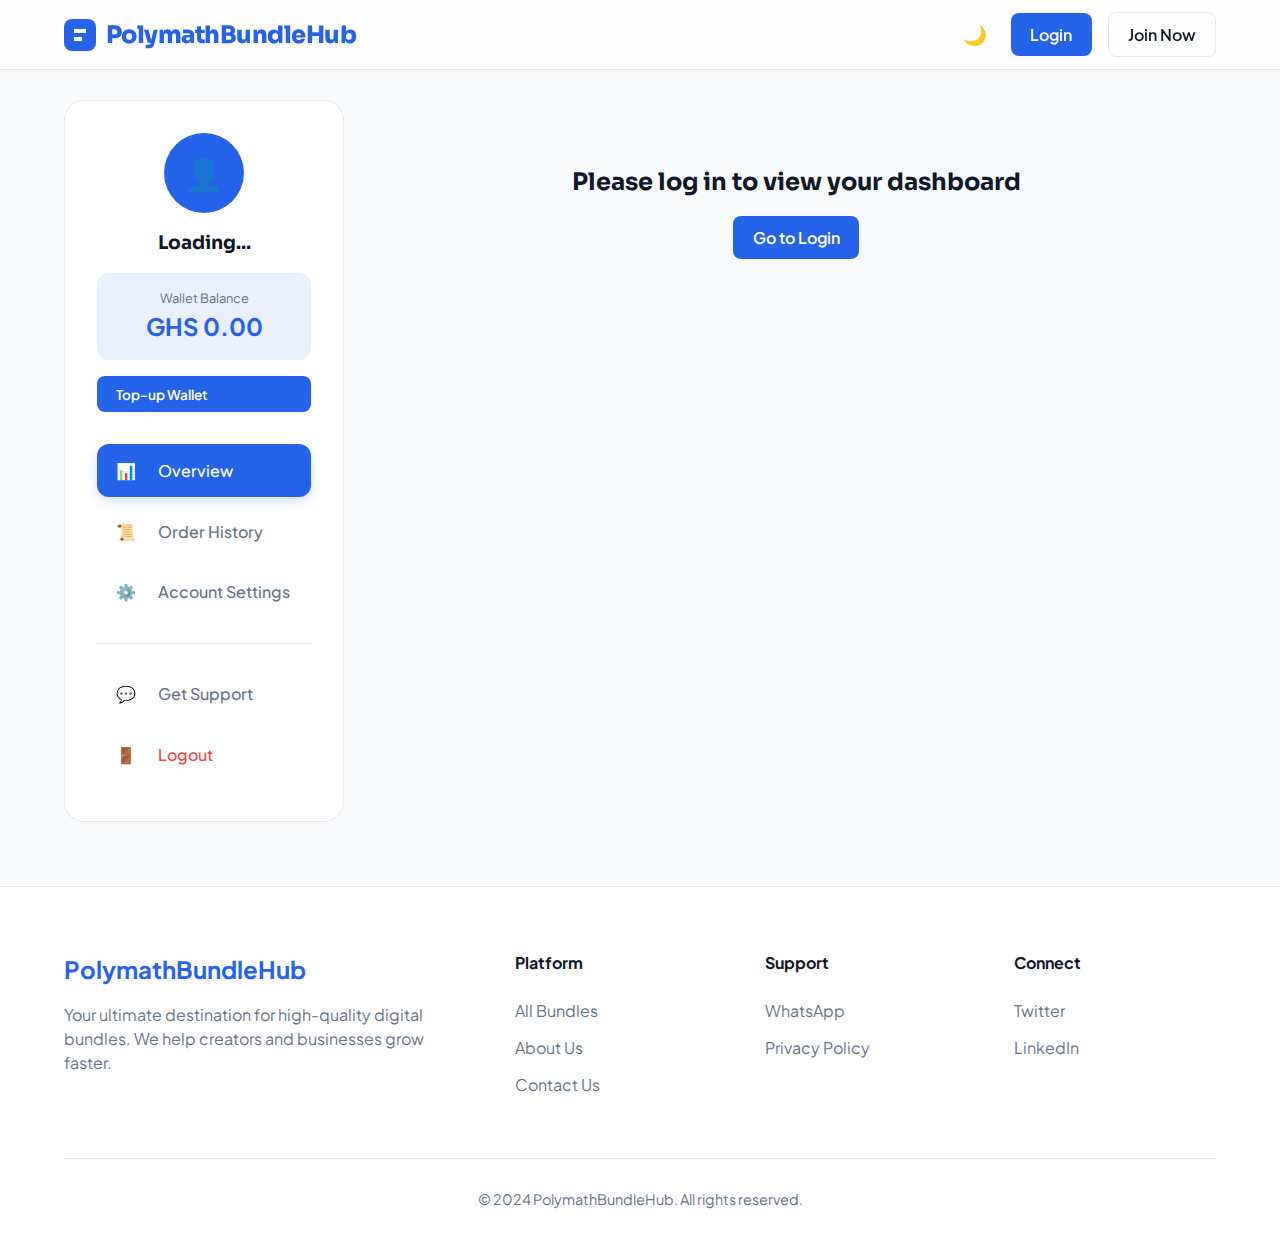
<file: dashboard.html>
<!DOCTYPE html>
<html lang="en">
<head>
    <meta charset="UTF-8">
    <meta name="viewport" content="width=device-width, initial-scale=1.0">
    <title>Dashboard - PolymathBundleHub</title>
    <link rel="stylesheet" href="style.css">
    <link rel="preconnect" href="https://fonts.googleapis.com">
    <link rel="preconnect" href="https://fonts.gstatic.com" crossorigin>
    <link href="https://fonts.googleapis.com/css2?family=Plus+Jakarta+Sans:wght@400;500;600;700;800&family=Sora:wght@400;500;600;700;800&display=swap" rel="stylesheet">
</head>
<body>
    <nav class="navbar">
        <div class="container nav-container">
            <a href="index.html" class="logo">
                <svg width="32" height="32" viewBox="0 0 32 32" fill="none" xmlns="http://www.w3.org/2000/svg">
                    <rect width="32" height="32" rx="8" fill="#2563EB"/>
                    <path d="M10 10H22V14H10V10Z" fill="white"/>
                    <path d="M10 18H18V22H10V18Z" fill="white"/>
                </svg>
                <span>PolymathBundleHub</span>
            </a>
            <div class="nav-actions">
                <button class="theme-toggle">🌙</button>
                <div class="user-profile-nav" onclick="location.href='dashboard.html'">
                    <div class="user-avatar-sm" id="user-avatar-initial">U</div>
                    <span class="user-balance-nav" id="user-balance-nav">GHS 0.00</span>
                </div>
                <button class="btn btn-outline btn-sm logout-btn" onclick="logout()">Logout</button>
            </div>
        </div>
    </nav>

    <main class="container">
        <div class="dashboard-grid">
            <aside class="dashboard-sidebar">
                <div style="text-align: center; margin-bottom: 2rem;">
                    <div style="width: 80px; height: 80px; background: var(--primary); color: white; border-radius: 50%; display: flex; align-items: center; justify-content: center; font-size: 2rem; margin: 0 auto 1rem;">👤</div>
                    <h3 id="user-name">Loading...</h3>
                    <div style="margin-top: 1rem; padding: 1rem; background: rgba(37, 99, 235, 0.1); border-radius: 12px;">
                        <span style="font-size: 0.8rem; color: var(--text-muted); display: block;">Wallet Balance</span>
                        <strong id="user-balance" style="font-size: 1.5rem; color: var(--primary);">GHS 0.00</strong>
                    </div>
                    <button class="btn btn-primary" style="width: 100%; margin-top: 1rem; font-size: 0.85rem;" onclick="showTopupInfo()">Top-up Wallet</button>
                </div>
                <nav>
                    <a href="#" class="sidebar-link active" onclick="showDashboardTab('bundles')">
                        <span style="margin-right: 10px;">📊</span> Overview
                    </a>
                    <a href="#" class="sidebar-link" onclick="showDashboardTab('history')">
                        <span style="margin-right: 10px;">📜</span> Order History
                    </a>
                    <a href="#" class="sidebar-link" onclick="showDashboardTab('settings')">
                        <span style="margin-right: 10px;">⚙️</span> Account Settings
                    </a>
                    <div style="margin: 1.5rem 0; border-top: 1px solid var(--border-color);"></div>
                    <a href="https://wa.me/233502832593" target="_blank" class="sidebar-link">
                        <span style="margin-right: 10px;">💬</span> Get Support
                    </a>
                    <a href="#" class="sidebar-link" onclick="logout()" style="color: #ef4444;">
                        <span style="margin-right: 10px;">🚪</span> Logout
                    </a>
                </nav>
            </aside>
            <section id="dashboard-content">
                <div style="text-align: center; padding: 4rem;">
                    <div class="loader-spinner" style="margin: 0 auto 1rem;"></div>
                    <p>Loading your dashboard...</p>
                </div>
            </section>
        </div>
    </main>

    <!-- Top-up Modal -->
    <div id="topup-modal" style="display: none; position: fixed; top: 0; left: 0; width: 100%; height: 100%; background: rgba(0,0,0,0.5); z-index: 2000; align-items: center; justify-content: center;">
        <div style="background: var(--bg-card); padding: 2.5rem; border-radius: 24px; max-width: 450px; width: 90%; position: relative; box-shadow: var(--shadow-lg);">
            <button onclick="hideTopupInfo()" style="position: absolute; top: 1.5rem; right: 1.5rem; background: none; font-size: 1.5rem; color: var(--text-muted);">&times;</button>
            
            <div style="text-align: center; margin-bottom: 2rem;">
                <div style="width: 64px; height: 64px; background: rgba(16, 185, 129, 0.1); color: #10b981; border-radius: 16px; display: flex; align-items: center; justify-content: center; font-size: 2rem; margin: 0 auto 1rem;">💰</div>
                <h2 style="font-size: 1.5rem;">Top-up Your Wallet</h2>
                <p class="text-muted">Enter amount and pay securely with Paystack.</p>
            </div>

            <div style="margin-bottom: 2rem;">
                <div class="form-group" style="margin-bottom: 1.5rem;">
                    <label style="display: block; margin-bottom: 0.5rem; font-weight: 600;">Amount (GHS)</label>
                    <input type="number" id="topup-amount" placeholder="e.g. 50" 
                        style="width: 100%; padding: 0.8rem 1rem; border-radius: 12px; border: 1px solid var(--border-color); background: var(--bg-body); color: var(--text-body); font-size: 1.1rem; font-weight: 700;">
                </div>
            </div>

            <div style="background: rgba(37, 99, 235, 0.05); padding: 1.5rem; border-radius: 16px; border: 1px dashed var(--primary); margin-bottom: 2rem;">
                <p style="font-size: 0.85rem; color: var(--text-muted); line-height: 1.5;">
                    ℹ️ You will be redirected to the secure <strong>Paystack Payment Page</strong> where you can pay via MoMo or Card.
                </p>
            </div>

            <button onclick="initiateTopup()" class="btn btn-primary" style="width: 100%; justify-content: center; padding: 1rem; font-size: 1.1rem;">
                Pay with Paystack
            </button>
            <p style="text-align: center; font-size: 0.8rem; color: var(--text-muted); margin-top: 1.5rem;">
                Securely processed by <strong>Paystack</strong>
            </p>
        </div>
    </div>

    <footer>
        <div class="container">
            <div class="footer-grid" style="display: grid; grid-template-columns: 2fr repeat(3, 1fr); gap: 3rem; margin-bottom: 3rem;">
                <div>
                    <div class="footer-logo">PolymathBundleHub</div>
                    <p class="footer-desc">Your ultimate destination for high-quality digital bundles. We help creators and businesses grow faster.</p>
                </div>
                <div>
                    <h4 class="footer-title">Platform</h4>
                    <ul class="footer-links">
                        <li><a href="bundles.html">All Bundles</a></li>
                        <li><a href="about.html">About Us</a></li>
                        <li><a href="contact.html">Contact Us</a></li>
                    </ul>
                </div>
                <div>
                    <h4 class="footer-title">Support</h4>
                    <ul class="footer-links">
                        <li><a href="https://wa.me/233502832593">WhatsApp</a></li>
                        <li><a href="#">Privacy Policy</a></li>
                    </ul>
                </div>
                <div>
                    <h4 class="footer-title">Connect</h4>
                    <ul class="footer-links">
                        <li><a href="#">Twitter</a></li>
                        <li><a href="#">LinkedIn</a></li>
                    </ul>
                </div>
            </div>
            <div class="footer-bottom">
                <p>&copy; 2024 PolymathBundleHub. All rights reserved.</p>
            </div>
        </div>
    </footer>

    <script src="app.js?v=4.0"></script>
</body>
</html>
</file>
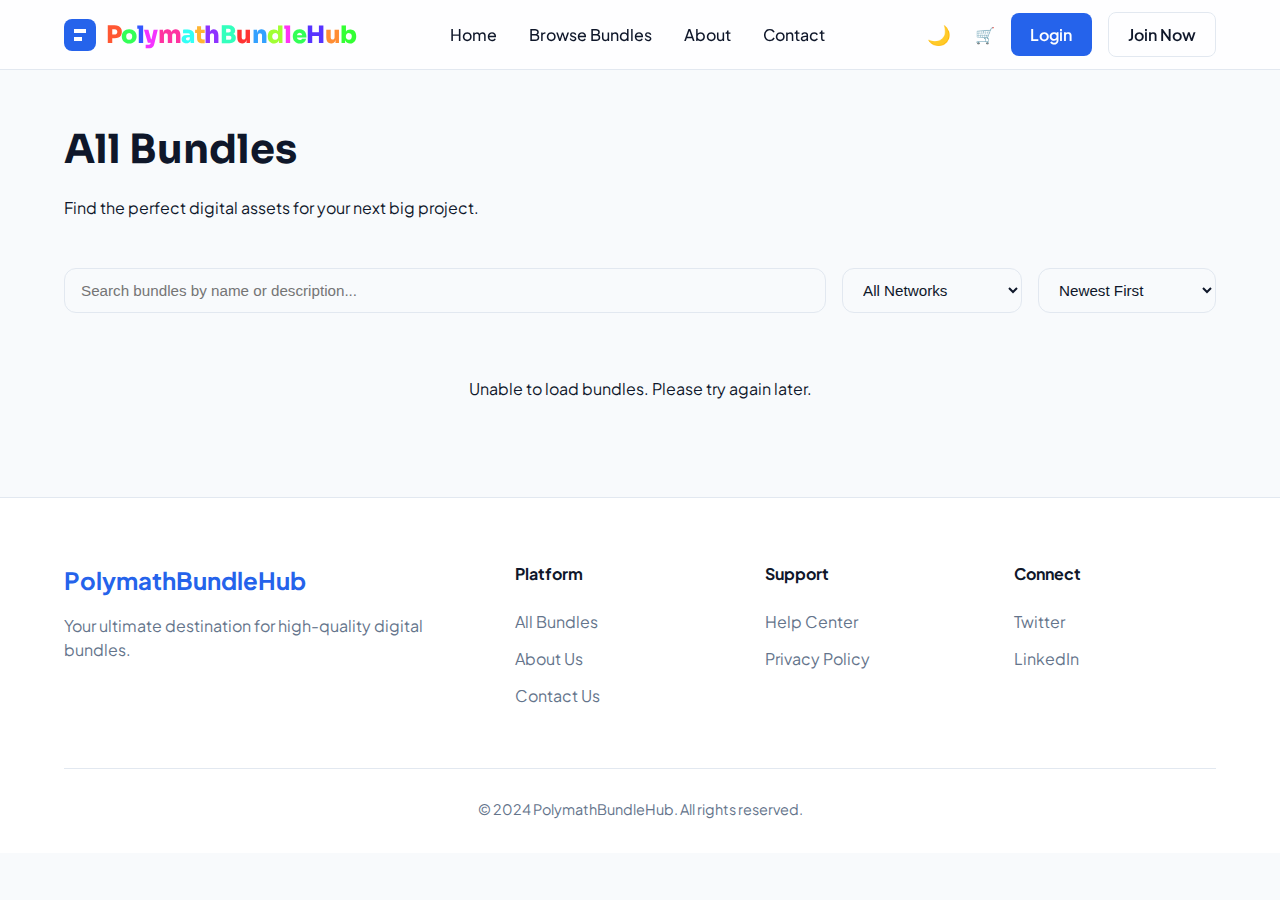
<file: details.html>
<!DOCTYPE html>
<html lang="en">
<head>
    <meta charset="UTF-8">
    <meta name="viewport" content="width=device-width, initial-scale=1.0">
    <title>Bundle Details - PolymathBundleHub</title>
    <link rel="stylesheet" href="style.css">
    <link rel="preconnect" href="https://fonts.googleapis.com">
    <link rel="preconnect" href="https://fonts.gstatic.com" crossorigin>
    <link href="https://fonts.googleapis.com/css2?family=Inter:wght@400;500;600;700;800&display=swap" rel="stylesheet">
</head>
<body>
    <nav class="navbar">
        <div class="container nav-container">
            <a href="index.html" class="logo">
                <svg width="32" height="32" viewBox="0 0 32 32" fill="none" xmlns="http://www.w3.org/2000/svg">
                    <rect width="32" height="32" rx="8" fill="#2563EB"/>
                    <path d="M10 10H22V14H10V10Z" fill="white"/>
                    <path d="M10 18H18V22H10V18Z" fill="white"/>
                </svg>
                PolymathBundleHub
            </a>
            <ul class="nav-links">
                <li><a href="index.html" class="nav-link">Home</a></li>
                <li><a href="bundles.html" class="nav-link">Browse Bundles</a></li>
                <li><a href="#" class="nav-link">About</a></li>
                <li><a href="#" class="nav-link">Contact</a></li>
            </ul>
            <div class="nav-actions">
                <button class="theme-toggle">🌙</button>
                <div style="position: relative;">
                    <a href="#" class="nav-link">🛒</a>
                    <span class="cart-badge cart-count">0</span>
                </div>
                <a href="login.html" class="btn btn-primary">Login</a>
            </div>
        </div>
    </nav>

    <main class="container" style="padding-top: 150px; min-height: 80vh;">
        <div id="bundle-details">
            <!-- Loaded dynamically via app.js?v=4.1 -->
        </div>
    </main>

    <footer>
        <div class="container">
            <div class="footer-bottom">
                <p>&copy; 2024 PolymathBundleHub. All rights reserved.</p>
            </div>
        </div>
    </footer>

    <!-- Mobile Bottom Navigation -->
    <nav class="mobile-bottom-nav">
        <a href="index.html" class="mobile-nav-item">
            <span>🏠</span>
            <span>Home</span>
        </a>
        <a href="bundles.html" class="mobile-nav-item active">
            <span>📦</span>
            <span>Bundles</span>
        </a>
        <a href="#" class="mobile-nav-item" onclick="showCart(); return false;">
            <span>🛒</span>
            <span>Cart</span>
        </a>
        <a href="login.html" class="mobile-nav-item" id="mobile-account-link">
            <span>👤</span>
            <span>Account</span>
        </a>
    </nav>

    <script src="app.js?v=4.1"></script>
</body>
</html>
</file>
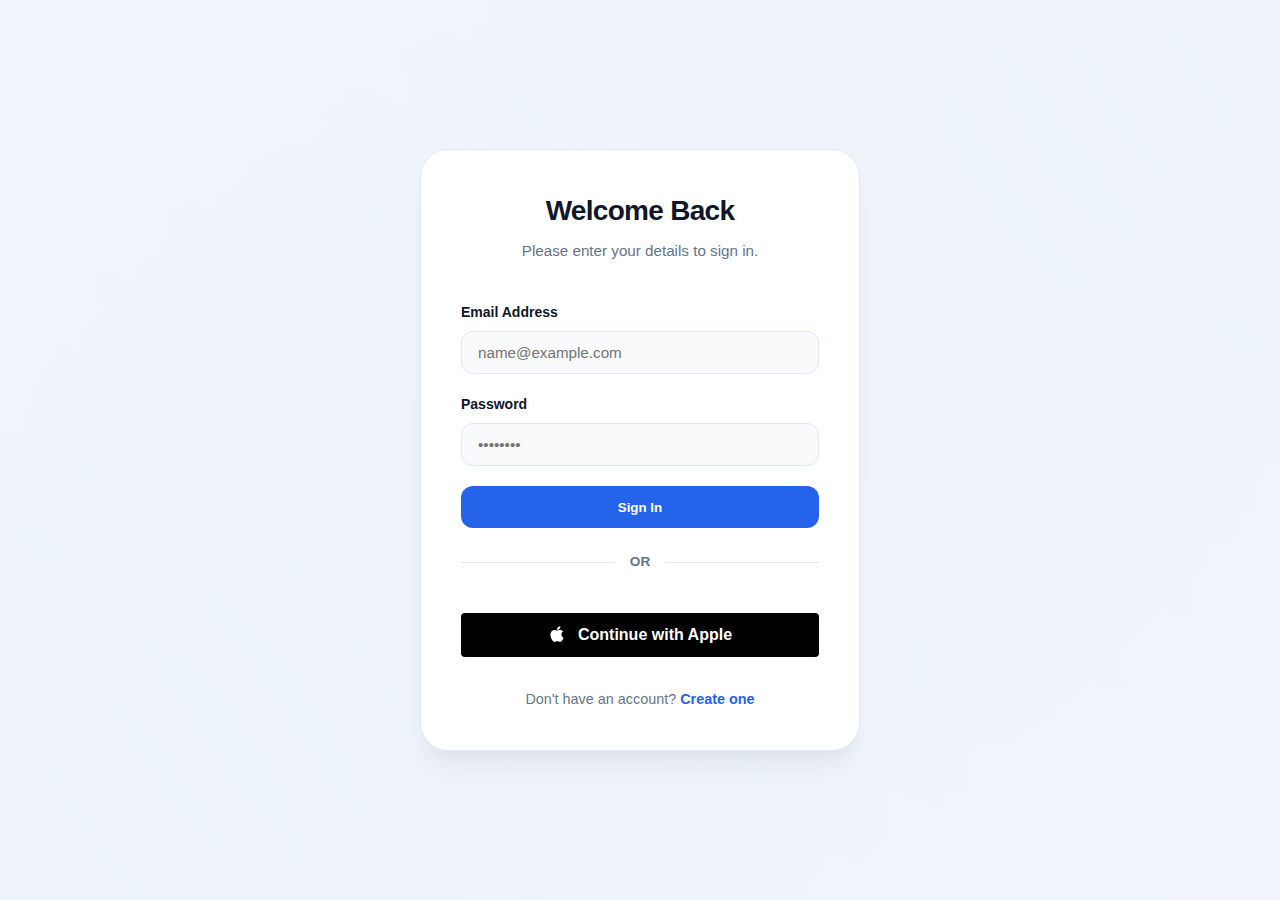
<file: login.html>
<!DOCTYPE html>
<html lang="en">
<head>
    <meta charset="UTF-8">
    <meta name="viewport" content="width=device-width, initial-scale=1.0">
    <title>Login - PolymathBundleHub</title>
    <link rel="stylesheet" href="style.css">
    <script src="https://accounts.google.com/gsi/client" async defer></script>
    <link rel="preconnect" href="https://fonts.googleapis.com">
    <link rel="preconnect" href="https://fonts.gstatic.com" crossorigin>
    <link href="https://fonts.googleapis.com/css2?family=Inter:wght@400;500;600;700;800&display=swap" rel="stylesheet">
</head>
<body class="auth-page">
    <div class="auth-container">
        <div class="auth-header">
            <h2 class="auth-title" id="auth-title">Welcome Back</h2>
            <p class="auth-subtitle" id="auth-subtitle">Please enter your details to sign in.</p>
        </div>

        <form id="login-form">
            <div class="form-group" id="name-group" style="display: none;">
                <label class="form-label" for="name">Full Name</label>
                <input type="text" id="name" class="form-input" placeholder="John Doe">
            </div>
            <div class="form-group">
                <label class="form-label" for="email">Email Address</label>
                <input type="email" id="email" class="form-input" placeholder="name@example.com" required>
            </div>
            <div class="form-group">
                <label class="form-label" for="password">Password</label>
                <input type="password" id="password" class="form-input" placeholder="••••••••" required>
            </div>
            <button type="submit" class="btn btn-primary" style="width: 100%; justify-content: center; padding: 0.85rem; border-radius: 12px; font-weight: 700;">Sign In</button>
        </form>

        <div class="auth-divider">
            <span>OR</span>
        </div>

        <div class="social-auth-section">
            <!-- Google Sign In -->
            <div id="g_id_onload"
                  data-client_id="467182904845-4h70aumpqvutir4q4f467svkvu085umd.apps.googleusercontent.com"
                  data-context="signin"
                 data-ux_mode="popup"
                 data-callback="handleGoogleResponse"
                 data-auto_prompt="false">
            </div>
            
            <div class="social-buttons-grid">
                <div class="g_id_signin"
                     data-type="standard"
                     data-shape="rectangular"
                     data-theme="outline"
                     data-text="continue_with"
                     data-size="large"
                     data-logo_alignment="left"
                     data-width="100%">
                </div>

                <button type="button" class="apple-auth-btn" onclick="handleAppleLogin()">
                    <svg viewBox="0 0 384 512" width="18" height="18" fill="currentColor">
                        <path d="M318.7 268.7c-.2-36.7 16.4-64.4 50-84.8-18.8-26.9-47.2-41.7-84.7-44.6-35.5-2.8-74.3 20.7-88.5 20.7-15 0-49.4-19.7-76.4-19.7C63.3 141.2 4 184.8 4 273.5q0 39.3 14.4 81.2c12.8 36.7 59 126.7 107.2 125.2 25.2-.6 43-17.9 75.8-17.9 31.8 0 48.3 17.9 76.4 17.9 48.6-.7 90.4-82.5 102.6-119.3-65.2-30.7-61.7-90-61.7-91.9zm-56.6-164.2c27.3-32.4 24.8-61.9 24-72.5-24.1 1.4-52 16.4-67.9 34.9-17.5 19.8-27.8 44.3-25.6 71.9 26.1 2 49.9-11.4 69.5-34.3z"/>
                    </svg>
                    <span>Continue with Apple</span>
                </button>
            </div>
        </div>

        <div class="auth-footer">
            <p id="auth-toggle-text">Don't have an account? <a href="#" class="auth-link">Create one</a></p>
        </div>
    </div>

    <!-- Mobile Bottom Navigation -->
    <nav class="mobile-bottom-nav">
        <a href="index.html" class="mobile-nav-item">
            <span>🏠</span>
            <span>Home</span>
        </a>
        <a href="bundles.html" class="mobile-nav-item">
            <span>📦</span>
            <span>Bundles</span>
        </a>
        <a href="#" class="mobile-nav-item" onclick="showCart(); return false;">
            <span>🛒</span>
            <span>Cart</span>
        </a>
        <a href="login.html" class="mobile-nav-item active" id="mobile-account-link">
            <span>👤</span>
            <span>Account</span>
        </a>
    </nav>

    <script src="app.js?v=4.1"></script>
    <script>
        // Simple toggle for demo purposes
        const toggleLink = document.querySelector('.auth-link');
        let isLogin = true;

        toggleLink.addEventListener('click', (e) => {
            e.preventDefault();
            isLogin = !isLogin;
            
            document.querySelector('#auth-title').textContent = isLogin ? 'Welcome Back' : 'Create Account';
            document.querySelector('#auth-subtitle').textContent = isLogin ? 'Please enter your details to sign in.' : 'Join us today to start getting affordable data bundles.';
            document.querySelector('#login-form button').textContent = isLogin ? 'Sign In' : 'Sign Up';
            document.querySelector('#auth-toggle-text').firstChild.textContent = isLogin ? "Don't have an account? " : "Already have an account? ";
            toggleLink.textContent = isLogin ? 'Create one' : 'Sign in';
            
            const nameGroup = document.querySelector('#name-group');
            if (nameGroup) {
                nameGroup.style.display = isLogin ? 'none' : 'block';
                const nameInput = nameGroup.querySelector('input');
                if (!isLogin) nameInput.setAttribute('required', '');
                else nameInput.removeAttribute('required');
            }
            
            // Hide Google Sign-in on signup page to keep it simple for now
            const googleBtnWrapper = document.querySelector('.google-btn-wrapper');
            const authDivider = document.querySelector('.auth-divider');
            if (googleBtnWrapper) googleBtnWrapper.style.display = isLogin ? 'block' : 'none';
            if (authDivider) authDivider.style.display = isLogin ? 'flex' : 'none';
        });

        // Programmatic prompt to ensure the bubble appears instantly
        window.onload = function () {
            if (window.google && window.google.accounts) {
                google.accounts.id.prompt((notification) => {
                    if (notification.isNotDisplayed() || notification.isSkippedMoment()) {
                        console.log('One Tap display skipped or suppressed');
                    }
                });
            }
        };
    </script>
</body>
</html>
</file>
<file: style.css>
/* PolymathBundleHub - Main Styles */

:root {
    /* Primary Colors */
    --primary: #2563eb;
    --primary-hover: #1d4ed8;
    --secondary: #64748b;
    --accent: #38bdf8;
    
    /* Light Mode */
    --bg-body: #f8fafc;
    --bg-card: #ffffff;
    --text-main: #0f172a;
    --text-muted: #64748b;
    --border-color: #e2e8f0;
    --nav-bg: rgba(255, 255, 255, 0.8);
    --shadow: 0 4px 6px -1px rgb(0 0 0 / 0.1), 0 2px 4px -2px rgb(0 0 0 / 0.1);
    --shadow-lg: 0 10px 15px -3px rgb(0 0 0 / 0.1), 0 4px 6px -4px rgb(0 0 0 / 0.1);
}

[data-theme="dark"] {
    --bg-body: #0f172a;
    --bg-card: #1e293b;
    --text-main: #f1f5f9;
    --text-muted: #94a3b8;
    --border-color: #334155;
    --nav-bg: rgba(15, 23, 42, 0.8);
    --shadow: 0 4px 6px -1px rgb(0 0 0 / 0.3);
    --shadow-lg: 0 10px 15px -3px rgb(0 0 0 / 0.4);
}

* {
    margin: 0;
    padding: 0;
    box-sizing: border-box;
}

html {
    scroll-behavior: smooth;
}

body {
    font-family: 'Plus Jakarta Sans', -apple-system, BlinkMacSystemFont, "Segoe UI", Roboto, Helvetica, Arial, sans-serif;
    background-color: var(--bg-body);
    color: var(--text-main);
    line-height: 1.5;
    overflow-x: hidden;
    transition: background-color 0.3s ease, color 0.3s ease;
    animation: fadeIn 0.4s ease-out;
}

@keyframes fadeIn {
    from { opacity: 0; transform: translateY(5px); }
    to { opacity: 1; transform: translateY(0); }
}

/* Page Loader */
.page-loader {
    position: fixed;
    top: 0;
    left: 0;
    width: 100%;
    height: 100%;
    background: var(--bg-body);
    z-index: 9999;
    display: flex;
    align-items: center;
    justify-content: center;
    transition: opacity 0.3s ease-out;
}

.loader-spinner {
    width: 40px;
    height: 40px;
    border: 3px solid var(--primary);
    border-radius: 50%;
    border-top-color: transparent;
    animation: spin 0.8s linear infinite;
}

@keyframes spin {
    to { transform: rotate(360deg); }
}

h1, h2, h3, .logo, .hero-title, .section-title {
    font-family: 'Sora', sans-serif;
}

a {
    text-decoration: none;
    color: inherit;
}

ul {
    list-style: none;
}

button {
    cursor: pointer;
    border: none;
    outline: none;
    font-family: inherit;
}

.container {
    max-width: 1200px;
    margin: 0 auto;
    padding: 0 1.5rem;
}

/* Navbar */
.navbar {
    position: fixed;
    top: 0;
    left: 0;
    right: 0;
    z-index: 1000;
    background-color: var(--nav-bg);
    backdrop-filter: blur(12px);
    -webkit-backdrop-filter: blur(12px);
    border-bottom: 1px solid var(--border-color);
    height: 70px;
    display: flex;
    align-items: center;
}

.nav-container {
    display: flex;
    justify-content: space-between;
    align-items: center;
    width: 100%;
}

.logo {
    font-size: 1.5rem;
    font-weight: 800;
    color: var(--primary);
    display: flex;
    align-items: center;
    gap: 0.6rem;
    letter-spacing: -0.02em;
}

.logo span {
    display: flex;
    gap: 0;
}

.logo span span {
    display: inline-block;
    animation: dance 1.5s ease-in-out infinite;
    background: none !important;
    -webkit-text-fill-color: initial !important;
}

@keyframes dance {
    0%, 100% { transform: translateY(0) rotate(0deg); }
    25% { transform: translateY(-8px) rotate(-5deg); }
    75% { transform: translateY(5px) rotate(5deg); }
}

/* Dancing Letter Colors & Delays */
.logo span span:nth-child(1) { color: #FF5733; animation-delay: 0.0s; }
.logo span span:nth-child(2) { color: #33FF57; animation-delay: 0.1s; }
.logo span span:nth-child(3) { color: #3357FF; animation-delay: 0.2s; }
.logo span span:nth-child(4) { color: #F333FF; animation-delay: 0.3s; }
.logo span span:nth-child(5) { color: #FF33A1; animation-delay: 0.4s; }
.logo span span:nth-child(6) { color: #33FFF5; animation-delay: 0.5s; }
.logo span span:nth-child(7) { color: #FFB533; animation-delay: 0.6s; }
.logo span span:nth-child(8) { color: #8D33FF; animation-delay: 0.7s; }
.logo span span:nth-child(9) { color: #33FFBD; animation-delay: 0.8s; }
.logo span span:nth-child(10) { color: #FF3333; animation-delay: 0.9s; }
.logo span span:nth-child(11) { color: #33A1FF; animation-delay: 1.0s; }
.logo span span:nth-child(12) { color: #A1FF33; animation-delay: 1.1s; }
.logo span span:nth-child(13) { color: #FF33F5; animation-delay: 1.2s; }
.logo span span:nth-child(14) { color: #33FF57; animation-delay: 1.3s; }
.logo span span:nth-child(15) { color: #5733FF; animation-delay: 1.4s; }
.logo span span:nth-child(16) { color: #FF8D33; animation-delay: 1.5s; }
.logo span span:nth-child(17) { color: #33FF33; animation-delay: 1.6s; }

.logo:hover span span {
    animation-duration: 0.5s; /* Dance faster on hover! */
}

.nav-links {
    display: flex;
    gap: 2rem;
    align-items: center;
}

.nav-link {
    font-weight: 500;
    color: var(--text-main);
    transition: color 0.2s;
}

.nav-link:hover {
    color: var(--primary);
}

.nav-actions {
    display: flex;
    gap: 1rem;
    align-items: center;
}

/* Buttons */
.btn-group {
    display: flex;
    gap: 1rem;
    justify-content: center;
}

.btn {
    padding: 0.6rem 1.2rem;
    border-radius: 8px;
    font-weight: 600;
    transition: all 0.2s;
    display: inline-flex;
    align-items: center;
    gap: 0.5rem;
}

.btn-primary {
    background-color: var(--primary);
    color: white;
}

.btn-primary:hover {
    background-color: var(--primary-hover);
    transform: translateY(-1px);
}

.btn-outline {
    background-color: transparent;
    border: 1px solid var(--border-color);
    color: var(--text-main);
}

.btn-outline:hover {
    background-color: var(--bg-body);
    border-color: var(--primary);
}

.theme-toggle {
    background: none;
    font-size: 1.2rem;
    color: var(--text-main);
    padding: 0.5rem;
}

/* Hero Section */
.hero {
    padding: 120px 0 80px;
    text-align: center;
    background: radial-gradient(circle at top right, rgba(37, 99, 235, 0.1), transparent 40%),
                radial-gradient(circle at bottom left, rgba(56, 189, 248, 0.1), transparent 40%);
}

.hero-title.logo {
    font-size: 3.5rem;
    font-weight: 800;
    margin-bottom: 1rem;
    letter-spacing: -0.025em;
}

.hero-tagline {
    font-size: 1.25rem;
    color: var(--text-muted);
    max-width: 600px;
    margin: 0 auto 2rem;
}

/* Bundle Cards */
.bundle-grid {
    display: grid;
    grid-template-columns: repeat(auto-fill, minmax(300px, 1fr));
    gap: 2rem;
    padding: 2rem 0;
}

.bundle-card {
    background-color: var(--bg-card);
    border: 1px solid var(--border-color);
    border-radius: 16px;
    overflow: hidden;
    box-shadow: var(--shadow);
    transition: transform 0.3s, box-shadow 0.3s;
}

.bundle-card:hover {
    transform: translateY(-5px);
    box-shadow: var(--shadow-lg);
}

.bundle-img {
    width: 100%;
    height: 200px;
    object-fit: cover;
    background-color: #eee;
}

.bundle-content {
    padding: 1.5rem;
}

.bundle-title {
    font-size: 1.25rem;
    font-weight: 700;
    margin-bottom: 0.5rem;
}

.bundle-desc {
    font-size: 0.95rem;
    color: var(--text-muted);
    margin-bottom: 1.5rem;
    display: -webkit-box;
    -webkit-line-clamp: 2;
    -webkit-box-orient: vertical;
    overflow: hidden;
}

.bundle-footer {
    display: flex;
    justify-content: space-between;
    align-items: center;
}

.bundle-price {
    font-size: 1.5rem;
    font-weight: 800;
    color: var(--primary);
}

/* Network Badges */
.network-badge {
  display: inline-block;
  padding: 0.25rem 0.75rem;
  border-radius: 999px;
  font-size: 0.75rem;
  font-weight: 700;
  text-transform: uppercase;
  margin-bottom: 0.5rem;
}

.network-badge.mtn {
  background: #fef08a;
  color: #854d0e;
}

.network-badge.telecel {
  background: #fee2e2;
  color: #991b1b;
}

.network-badge.at {
  background: #dcfce7;
  color: #166534;
}

/* Status Badges */
.status-badge {
  display: inline-block;
  padding: 0.25rem 0.75rem;
  border-radius: 999px;
  font-size: 0.75rem;
  font-weight: 600;
}

.status-badge.success {
  background: #dcfce7;
  color: #166534;
}

.status-badge.warning {
  background: #fef9c3;
  color: #854d0e;
}

.status-badge.danger {
  background: #fee2e2;
  color: #991b1b;
}

/* Hero Section Enhancement */
.hero {
    padding: 160px 0 100px;
    background: radial-gradient(circle at top right, rgba(37, 99, 235, 0.05), transparent),
                radial-gradient(circle at bottom left, rgba(37, 99, 235, 0.05), transparent);
    text-align: center;
}

.hero-title.logo {
    justify-content: center;
    font-size: 4rem;
    margin-bottom: 1.5rem;
    background: none;
    -webkit-text-fill-color: initial;
}

@media (max-width: 768px) {
    .hero-title.logo {
        font-size: 2.25rem;
    }
}

.hero-tagline {
    font-size: 1.25rem;
    color: var(--text-muted);
    max-width: 700px;
    margin: 0 auto 2.5rem;
    line-height: 1.6;
}

/* Live Feed Styles */
.live-feed-container {
    background: var(--bg-card);
    border: 1px solid var(--border-color);
    border-radius: 12px;
    padding: 1rem;
    margin-top: 2rem;
    overflow: hidden;
}

.feed-item {
    padding: 0.5rem 0;
    border-bottom: 1px solid var(--border-color);
    font-size: 0.9rem;
    animation: slideIn 0.3s ease-out;
}

.feed-item:last-child {
    border-bottom: none;
}

@keyframes slideIn {
    from { opacity: 0; transform: translateY(-10px); }
    to { opacity: 1; transform: translateY(0); }
}

/* Role Specific Styles */
.admin-only {
    display: none !important;
}

body.is-admin .admin-only {
    display: flex !important;
}

body.is-admin .admin-only.block {
    display: block !important;
}

.role-badge.admin {
    background: #dc2626 !important;
    color: white !important;
    border: 1px solid #fbbf24 !important;
}

.role-badge.user {
    background: #2563eb !important;
    color: white !important;
}

/* Mobile Bottom Nav */
.mobile-bottom-nav {
    display: none;
    position: fixed;
    bottom: 0;
    left: 0;
    right: 0;
    background: var(--bg-card);
    border-top: 1px solid var(--border-color);
    padding: 0.75rem 1rem;
    z-index: 1001;
    justify-content: space-around;
    align-items: center;
    box-shadow: 0 -2px 10px rgba(0,0,0,0.1);
}

.mobile-nav-item {
    display: flex;
    flex-direction: column;
    align-items: center;
    gap: 0.25rem;
    font-size: 0.7rem;
    color: var(--text-muted);
}

.mobile-nav-item.active {
    color: var(--primary);
}

@media (max-width: 768px) {
    .mobile-bottom-nav {
        display: flex;
    }
    body {
        padding-bottom: 70px; /* Space for bottom nav */
    }
    .nav-links {
        display: none;
    }
}

/* Responsive Design Base */
@media (max-width: 1024px) {
    .container {
        padding: 0 1rem;
    }
}

@media (max-width: 768px) {
    /* Navbar Improvements */
    .navbar {
        height: 60px;
    }
    
    .nav-container {
        gap: 0.5rem;
    }

    .logo {
        font-size: 1.1rem;
    }

    .nav-links {
        display: none;
    }

    .nav-actions .btn {
        padding: 0.4rem 0.8rem;
        font-size: 0.85rem;
    }

    /* Hero Section */
    .hero {
        padding: 100px 0 60px;
    }

    .hero-title.logo {
        font-size: 2.25rem;
    }

    .hero-tagline {
        font-size: 1rem;
        padding: 0 1rem;
    }

    .btn-group {
        flex-direction: column;
        width: 100%;
        max-width: 300px;
        margin: 0 auto;
    }

    .btn-group .btn {
        width: 100%;
    }

    /* Member Banner */
    .member-banner {
        flex-direction: column;
        text-align: center;
        padding: 2rem 1.5rem;
    }

    .member-banner > div:first-child {
        margin-bottom: 2rem;
    }

    .member-banner h2 {
        font-size: 1.5rem;
    }

    .member-banner div[style*="display: flex"] {
        justify-content: center;
        gap: 1rem !important;
    }

    .member-badge-large {
        display: none;
    }

    /* Bundle Grid */
    .bundle-grid {
        grid-template-columns: 1fr;
        gap: 1.5rem;
    }

    .section-title {
        font-size: 1.5rem;
    }

    /* Filters */
    .filters-bar {
        flex-direction: column;
    }

    .search-input {
        width: 100%;
    }

    /* Admin Specific Responsive */
    .admin-grid {
        grid-template-columns: 1fr !important;
        gap: 1rem !important;
    }

    .dashboard-sidebar {
        margin-bottom: 1rem;
    }

    #admin-nav {
        display: flex;
        overflow-x: auto;
        padding-bottom: 0.5rem;
        gap: 0.5rem;
        -webkit-overflow-scrolling: touch;
        scrollbar-width: none;
    }

    #admin-nav::-webkit-scrollbar {
        display: none;
    }

    .sidebar-link {
        white-space: nowrap;
        padding: 0.6rem 1rem !important;
        margin-bottom: 0 !important;
    }

    #admin-stats {
        grid-template-columns: repeat(2, 1fr) !important;
        gap: 0.75rem !important;
    }

    .stat-card {
        padding: 1rem !important;
    }

    .stat-card div {
        font-size: 1.25rem !important;
    }

    .admin-tab h2 {
        font-size: 1.5rem !important;
    }

    /* Tables */
    .admin-tab table th, 
    .admin-tab table td {
        padding: 0.75rem 0.5rem !important;
        font-size: 0.8rem !important;
    }

    /* Forms in Admin */
    .admin-tab div[style*="grid-template-columns"] {
        grid-template-columns: 1fr !important;
    }
}

@media (max-width: 480px) {
    .hero-title.logo {
        font-size: 1.75rem;
    }

    #admin-stats {
        grid-template-columns: 1fr !important;
    }

    .nav-actions {
        gap: 0.5rem;
    }

    .logo span {
        display: none; /* Hide "Admin Panel" text on tiny screens */
    }
}

/* Section Utility */
.section {
    padding: 80px 0;
    scroll-margin-top: 70px;
}

/* Member Banner */
.member-banner {
    background: var(--bg-card);
    border: 1px solid var(--border-color);
    border-radius: 24px;
    padding: 3rem;
    display: flex;
    align-items: center;
    gap: 3rem;
    box-shadow: var(--shadow-lg);
}

.member-badge-large {
    font-size: 5rem;
    background: rgba(37, 99, 235, 0.1);
    width: 150px;
    height: 150px;
    display: flex;
    align-items: center;
    justify-content: center;
    border-radius: 50%;
}

/* Feature Cards Grid Fix */
.feature-grid {
    display: grid;
    grid-template-columns: repeat(3, 1fr);
    gap: 2rem;
}

@media (max-width: 768px) {
    .feature-grid {
        grid-template-columns: 1fr;
    }
}

/* Feature Cards */
.feature-card {
    background: var(--bg-card);
    padding: 2.5rem;
    border-radius: 24px;
    border: 1px solid var(--border-color);
    text-align: center;
    transition: all 0.3s ease;
}

.feature-card:hover {
    transform: translateY(-10px);
    border-color: var(--primary);
    box-shadow: var(--shadow-lg);
}

.feature-icon {
    font-size: 3rem;
    margin-bottom: 1.5rem;
    display: block;
}

.feature-title {
    font-size: 1.25rem;
    font-weight: 700;
    margin-bottom: 0.75rem;
}

/* Bundle Grid Fix */
.bundle-grid {
    display: grid;
    grid-template-columns: repeat(auto-fill, minmax(320px, 1fr));
    gap: 2rem;
}

/* Admin Layout */
.admin-grid {
    display: grid;
    grid-template-columns: 300px 1fr;
    gap: 2rem;
}

#admin-stats {
    display: grid;
    grid-template-columns: repeat(4, 1fr);
    gap: 1.5rem;
    margin-bottom: 2rem;
}

.sidebar-link {
    display: block;
    padding: 1rem 1.5rem;
    border-radius: 12px;
    color: var(--text-main);
    font-weight: 600;
    transition: all 0.2s;
    margin-bottom: 0.5rem;
}

.sidebar-link:hover {
    background: var(--bg-body);
    color: var(--primary);
}

.sidebar-link.active {
    background: var(--primary);
    color: white;
}

.admin-tab {
    animation: fadeIn 0.3s ease-out;
}

@keyframes fadeIn {
    from { opacity: 0; transform: translateY(5px); }
    to { opacity: 1; transform: translateY(0); }
}

/* Admin Stats */
.stat-card {
    background: var(--bg-card);
    padding: 1.5rem;
    border-radius: 16px;
    border: 1px solid var(--border-color);
}

.stat-card span {
    display: block;
    margin-bottom: 0.5rem;
}

.stat-card div {
    font-size: 1.5rem;
    font-weight: 700;
}

/* Admin Balance Card */
.balance-card {
    padding: 1.5rem;
    background: #DC2626; /* Using a red theme for admin balance */
    color: white;
    border-radius: 12px;
    margin-bottom: 2rem;
}

.balance-card span {
    font-size: 0.8rem;
    opacity: 0.8;
    display: block;
}

.balance-card strong {
    font-size: 1.75rem;
}

/* Auth Layout - Modern Premium Look */
.auth-page {
    background: radial-gradient(circle at top right, rgba(37, 99, 235, 0.05), transparent),
                radial-gradient(circle at bottom left, rgba(37, 99, 235, 0.05), transparent),
                var(--bg-body);
    min-height: 100vh;
    display: flex;
    align-items: center;
    justify-content: center;
    padding: 20px;
}

.auth-container {
    max-width: 440px;
    width: 100%;
    margin: 0 auto;
    padding: 2.5rem;
    background: var(--bg-card);
    border: 1px solid var(--border-color);
    border-radius: 28px;
    box-shadow: 0 20px 25px -5px rgba(0, 0, 0, 0.05), 0 10px 10px -5px rgba(0, 0, 0, 0.02);
    animation: authFadeIn 0.5s cubic-bezier(0.16, 1, 0.3, 1);
    position: relative;
    overflow: hidden;
}

@keyframes authFadeIn {
    from { opacity: 0; transform: translateY(20px); }
    to { opacity: 1; transform: translateY(0); }
}

.auth-header {
    text-align: center;
    margin-bottom: 2.5rem;
}

.auth-title {
    font-size: 1.75rem;
    font-weight: 800;
    color: var(--text-main);
    letter-spacing: -0.025em;
    margin-bottom: 0.5rem;
}

.auth-subtitle {
    color: var(--text-muted);
    font-size: 0.95rem;
}

.google-btn-wrapper {
    margin-top: 1.5rem;
    display: flex;
    justify-content: center;
    width: 100%;
    min-height: 44px;
}

.google-btn-wrapper > div {
    width: 100% !important;
}

.form-group {
    margin-bottom: 1.25rem;
}

.form-label {
    display: block;
    margin-bottom: 0.5rem;
    font-weight: 600;
    font-size: 0.875rem;
    color: var(--text-main);
}

.form-input {
    width: 100%;
    padding: 0.75rem 1rem;
    border-radius: 12px;
    border: 1.5px solid var(--border-color);
    background-color: var(--bg-body);
    color: var(--text-main);
    font-size: 0.95rem;
    transition: all 0.2s ease;
}

.form-input:focus {
    border-color: var(--primary);
    outline: none;
    box-shadow: 0 0 0 4px rgba(37, 99, 235, 0.1);
    background-color: var(--bg-card);
}

/* Social Auth Section */
.social-auth-section {
    margin-top: 1rem;
}

.social-buttons-grid {
    display: flex;
    flex-direction: column;
    gap: 1rem;
}

.apple-auth-btn {
    display: flex;
    align-items: center;
    justify-content: center;
    gap: 12px;
    width: 100%;
    height: 44px;
    background: #000;
    color: #fff;
    border: none;
    border-radius: 4px;
    font-family: -apple-system, BlinkMacSystemFont, "Segoe UI", Roboto, Helvetica, Arial, sans-serif;
    font-size: 16px;
    font-weight: 600;
    cursor: pointer;
    transition: background 0.2s;
}

.apple-auth-btn:hover {
    background: #1a1a1a;
}

.apple-auth-btn svg {
    margin-bottom: 2px;
}

/* Auth Divider */
.auth-divider {
    margin: 1.5rem 0;
    display: flex;
    align-items: center;
    text-align: center;
    color: var(--text-muted);
    font-size: 0.85rem;
    font-weight: 600;
}

.auth-divider::before,
.auth-divider::after {
    content: '';
    flex: 1;
    border-bottom: 1px solid var(--border-color);
}

.auth-divider span {
    padding: 0 1rem;
}

.auth-footer {
    margin-top: 2rem;
    text-align: center;
    font-size: 0.9rem;
    color: var(--text-muted);
}

.auth-link {
    color: var(--primary);
    font-weight: 700;
    text-decoration: none;
    transition: color 0.2s ease;
}

.auth-link:hover {
    color: #1d4ed8;
    text-decoration: underline;
}

/* Category Filters */
.filters-bar {
    display: flex;
    gap: 1rem;
    margin-bottom: 2rem;
    flex-wrap: wrap;
}

.search-input {
    flex: 1;
    min-width: 250px;
}

/* Admin Dashboard Enhancements */
.admin-tab-header {
    margin-bottom: 2.5rem;
    display: flex;
    justify-content: space-between;
    align-items: center;
    background: var(--bg-card);
    padding: 1.5rem 2rem;
    border-radius: 20px;
    border: 1px solid var(--border-color);
    box-shadow: var(--shadow-sm);
}

.stat-card {
    display: flex;
    align-items: center;
    gap: 1.25rem;
    background: var(--bg-card);
    padding: 1.5rem;
    border-radius: 20px;
    border: 1px solid var(--border-color);
    box-shadow: var(--shadow-sm);
    transition: transform 0.2s ease, box-shadow 0.2s ease;
}

.stat-card:hover {
    transform: translateY(-5px);
    box-shadow: var(--shadow-md);
}

.stat-icon {
    width: 54px;
    height: 54px;
    border-radius: 14px;
    display: flex;
    align-items: center;
    justify-content: center;
    font-size: 1.5rem;
}

.stat-label {
    display: block;
    font-size: 0.85rem;
    color: var(--text-muted);
    font-weight: 600;
    margin-bottom: 0.25rem;
}

.stat-value {
    font-size: 1.5rem;
    font-weight: 800;
    color: var(--text-main);
}

.refresh-mini-btn {
    background: rgba(37, 99, 235, 0.1);
    border: none;
    border-radius: 6px;
    width: 24px;
    height: 24px;
    display: flex;
    align-items: center;
    justify-content: center;
    cursor: pointer;
    font-size: 0.8rem;
    transition: all 0.2s;
}

.refresh-mini-btn:hover {
    background: var(--primary);
    transform: rotate(180deg);
}

.refresh-icon {
    display: inline-block;
    transition: transform 0.5s ease;
}

.refreshing .refresh-icon {
    animation: spin 1s infinite linear;
}

@keyframes spin {
    from { transform: rotate(0deg); }
    to { transform: rotate(360deg); }
}

.status-badge {
    padding: 0.4rem 0.75rem;
    border-radius: 99px;
    font-size: 0.75rem;
    font-weight: 700;
    text-transform: uppercase;
    letter-spacing: 0.05em;
}

.status-badge.success { background: rgba(16, 185, 129, 0.1); color: #10b981; }
.status-badge.warning { background: rgba(245, 158, 11, 0.1); color: #f59e0b; }
.status-badge.danger { background: rgba(239, 68, 68, 0.1); color: #ef4444; }
.status-badge.info { background: rgba(37, 99, 235, 0.1); color: var(--primary); }

/* Cart & Toast */
.cart-badge {
    position: absolute;
    top: -5px;
    right: -5px;
    background-color: var(--primary);
    color: white;
    font-size: 0.7rem;
    padding: 2px 6px;
    border-radius: 50%;
}

.toast {
    position: fixed;
    bottom: 2rem;
    right: 2rem;
    padding: 1rem 2rem;
    background-color: var(--bg-card);
    border: 1px solid var(--border-color);
    border-radius: 8px;
    box-shadow: var(--shadow-lg);
    z-index: 2000;
    transform: translateY(150%);
    transition: transform 0.3s cubic-bezier(0.175, 0.885, 0.32, 1.275);
}

.toast.show {
    transform: translateY(0);
}

/* Dashboard */
.dashboard-grid {
    display: grid;
    grid-template-columns: 280px 1fr;
    gap: 2rem;
    margin-top: 100px;
}

.dashboard-sidebar {
    background-color: var(--bg-card);
    border: 1px solid var(--border-color);
    border-radius: 20px;
    padding: 2rem;
    height: fit-content;
    box-shadow: var(--shadow-sm);
}

.sidebar-link {
    display: flex;
    align-items: center;
    gap: 0.75rem;
    padding: 0.9rem 1.2rem;
    border-radius: 12px;
    margin-bottom: 0.5rem;
    font-weight: 500;
    color: var(--text-muted);
    transition: all 0.2s;
}

.sidebar-link:hover {
    background-color: var(--bg-body);
    color: var(--primary);
}

.sidebar-link.active {
    background-color: var(--primary);
    color: white;
    box-shadow: 0 4px 12px rgba(37, 99, 235, 0.2);
}

/* User Profile in Nav */
.user-profile-nav {
    display: flex;
    align-items: center;
    gap: 0.75rem;
    padding: 0.4rem 0.8rem;
    background: var(--bg-card);
    border: 1px solid var(--border-color);
    border-radius: 99px;
    cursor: pointer;
    transition: all 0.2s;
}

.user-profile-nav:hover {
    border-color: var(--primary);
    background: var(--bg-body);
}

.user-avatar-sm {
    width: 28px;
    height: 28px;
    background: var(--primary);
    color: white;
    border-radius: 50%;
    display: flex;
    align-items: center;
    justify-content: center;
    font-size: 0.75rem;
    font-weight: 700;
}

.user-balance-nav {
    font-size: 0.85rem;
    font-weight: 700;
    color: var(--primary);
}

/* Auth Buttons */
.auth-buttons {
    display: flex;
    gap: 0.75rem;
    align-items: center;
}

.logout-btn {
    color: #ef4444;
    border-color: rgba(239, 68, 68, 0.2);
}

.logout-btn:hover {
    background-color: #fef2f2;
    border-color: #ef4444;
}

[data-theme="dark"] .logout-btn:hover {
    background-color: rgba(239, 68, 68, 0.1);
}

/* Loading States */
.skeleton {
    background: linear-gradient(90deg, var(--border-color) 25%, var(--bg-body) 50%, var(--border-color) 75%);
    background-size: 200% 100%;
    animation: loading 1.5s infinite;
}

@keyframes loading {
    0% { background-position: 200% 0; }
    100% { background-position: -200% 0; }
}

/* Footer */
footer {
    background-color: var(--bg-card);
    border-top: 1px solid var(--border-color);
    padding: 4rem 0 2rem;
    margin-top: 4rem;
}

.footer-grid {
    display: grid;
    grid-template-columns: 2fr repeat(3, 1fr);
    gap: 3rem;
    margin-bottom: 3rem;
}

@media (max-width: 768px) {
    .footer-grid {
        grid-template-columns: 1fr;
        gap: 2rem;
        text-align: center;
    }
}

.footer-logo {
    font-size: 1.5rem;
    font-weight: 700;
    color: var(--primary);
    margin-bottom: 1rem;
}

.footer-desc {
    color: var(--text-muted);
}

.footer-title {
    font-weight: 700;
    margin-bottom: 1.5rem;
}

.footer-links li {
    margin-bottom: 0.8rem;
}

.footer-links a {
    color: var(--text-muted);
}

.footer-links a:hover {
    color: var(--primary);
}

.footer-bottom {
    text-align: center;
    padding-top: 30px;
    border-top: 1px solid var(--border-color);
    color: var(--text-muted);
    font-size: 0.9rem;
}

/* Responsive */
@media (max-width: 1024px) {
    .footer-grid {
        grid-template-columns: 1fr 1fr;
    }
}

@media (max-width: 768px) {
    .container {
        padding: 0 1.5rem;
    }

    .navbar {
        padding: 0.75rem 0;
    }

    .nav-container {
        justify-content: space-between;
    }

    .nav-links {
        display: none;
    }

    .nav-actions .btn {
        padding: 0.5rem 1rem;
        font-size: 0.85rem;
    }

    .hero {
        padding: 6rem 0 3rem;
        text-align: center;
    }

    .hero-title {
        font-size: 2.25rem;
        line-height: 1.2;
    }

    .hero-tagline {
        font-size: 1rem;
        margin-bottom: 2rem;
    }

    .btn-group {
        flex-direction: column;
        gap: 1rem;
    }

    .btn-group .btn {
        width: 100%;
        justify-content: center;
    }

    .dashboard-grid, .admin-grid {
        grid-template-columns: 1fr;
        gap: 1.5rem;
        margin-top: 80px;
    }

    .admin-tab-header {
        flex-direction: column;
        align-items: flex-start;
        gap: 1.5rem;
    }

    .admin-tab-header > div:last-child {
        width: 100%;
        display: flex;
        flex-direction: column;
        gap: 0.75rem;
    }

    .admin-tab-header .btn {
        width: 100%;
        justify-content: center;
    }

    #admin-stats {
        grid-template-columns: 1fr;
    }

    .dashboard-sidebar {
        padding: 1.5rem;
    }

    .stats-grid {
        grid-template-columns: 1fr;
    }

    .member-banner {
        flex-direction: column;
        padding: 2.5rem 1.5rem;
        text-align: center;
        gap: 2rem;
    }

    .member-badge-large {
        font-size: 5rem;
        order: -1;
    }

    .footer-grid {
        grid-template-columns: 1fr;
        gap: 2.5rem;
        text-align: center;
    }

    .footer-brand {
        align-items: center;
        display: flex;
        flex-direction: column;
    }

    /* Fix for mobile nav overlap */
    body {
        padding-bottom: 80px;
    }

    .mobile-bottom-nav {
        display: flex;
        position: fixed;
        bottom: 0;
        left: 0;
        right: 0;
        background: var(--bg-card);
        border-top: 1px solid var(--border-color);
        padding: 0.75rem 1rem;
        justify-content: space-around;
        z-index: 1000;
        box-shadow: 0 -4px 15px rgba(0,0,0,0.05);
    }

    .mobile-nav-item {
        display: flex;
        flex-direction: column;
        align-items: center;
        gap: 0.25rem;
        color: var(--text-muted);
        font-size: 0.7rem;
        font-weight: 600;
        text-decoration: none;
    }

    .mobile-nav-item span:first-child {
        font-size: 1.25rem;
    }

    .mobile-nav-item.active {
        color: var(--primary);
    }
}

@media (max-width: 480px) {
    .hero-title {
        font-size: 1.85rem;
    }
    
    .section-title {
        font-size: 1.75rem;
    }

    .bundle-grid {
        grid-template-columns: 1fr;
    }
}

/* Member Banner */
.member-banner {
    display: flex;
    align-items: center;
    gap: 4rem;
    padding: 4rem;
    background: var(--bg-card);
    border: 1px solid var(--border-color);
    border-radius: 32px;
    box-shadow: var(--shadow-lg);
    position: relative;
    overflow: hidden;
}

.member-banner::before {
    content: '';
    position: absolute;
    top: -50%;
    right: -10%;
    width: 400px;
    height: 400px;
    background: radial-gradient(circle, rgba(37, 99, 235, 0.05) 0%, transparent 70%);
    z-index: 0;
}

.member-badge-large {
    font-size: 8rem;
    filter: drop-shadow(0 10px 15px rgba(37, 99, 235, 0.2));
    animation: float 4s ease-in-out infinite;
}

@keyframes float {
    0%, 100% { transform: translateY(0); }
    50% { transform: translateY(-20px); }
}

/* Animations */
@keyframes fadeIn {
    from { opacity: 0; transform: translateY(20px); }
    to { opacity: 1; transform: translateY(0); }
}

@keyframes slideInRight {
    from { opacity: 0; transform: translateX(20px); }
    to { opacity: 1; transform: translateX(0); }
}

.hero-title, .hero-tagline, .btn-group {
    animation: fadeIn 0.8s ease forwards;
}

.hero-tagline { animation-delay: 0.2s; opacity: 0; }
.btn-group { animation-delay: 0.4s; opacity: 0; }

.bundle-card {
    animation: fadeIn 0.6s ease forwards;
    opacity: 0;
}

.bundle-card:nth-child(1) { animation-delay: 0.1s; }
.bundle-card:nth-child(2) { animation-delay: 0.2s; }
.bundle-card:nth-child(3) { animation-delay: 0.3s; }

/* Better Section Headers */
.section-title {
    font-size: 2.75rem;
    font-weight: 800;
    margin-bottom: 0.75rem;
    letter-spacing: -0.02em;
    background: linear-gradient(135deg, var(--text-main) 0%, var(--primary) 100%);
    -webkit-background-clip: text;
    -webkit-text-fill-color: transparent;
}

.section-subtitle {
    font-size: 1.1rem;
    color: var(--text-muted);
    margin-bottom: 3rem;
    max-width: 600px;
}

/* Glassmorphism for Sidebar */
.dashboard-sidebar {
    background: var(--bg-card);
    backdrop-filter: blur(8px);
    -webkit-backdrop-filter: blur(8px);
    border: 1px solid var(--border-color);
}

/* Smooth Table Hover */
tr {
    transition: background-color 0.2s;
}

tbody tr:hover {
    background-color: rgba(37, 99, 235, 0.02);
}

[data-theme="dark"] tbody tr:hover {
    background-color: rgba(255, 255, 255, 0.02);
}

/* Toast Enhancements */
.toast {
    font-weight: 600;
    border-left: 4px solid var(--primary);
}

/* Dashboard Enhancements */
.stats-grid {
    display: grid;
    grid-template-columns: repeat(auto-fit, minmax(200px, 1fr));
    gap: 1.5rem;
    margin-bottom: 2rem;
}

.stat-card {
    background: var(--bg-card);
    padding: 1.5rem;
    border-radius: 20px;
    border: 1px solid var(--border-color);
    box-shadow: var(--shadow-sm);
    transition: transform 0.3s ease, box-shadow 0.3s ease;
}

.stat-card:hover {
    transform: translateY(-5px);
    box-shadow: var(--shadow-md);
}

.stat-icon {
    width: 48px;
    height: 48px;
    border-radius: 12px;
    display: flex;
    align-items: center;
    justify-content: center;
    font-size: 1.5rem;
    margin-bottom: 1rem;
}

.stat-value {
    font-size: 1.75rem;
    font-weight: 800;
    color: var(--primary);
    display: block;
    margin-bottom: 0.25rem;
}

.stat-label {
    font-size: 0.85rem;
    color: var(--text-muted);
    font-weight: 500;
}

.quick-actions {
    display: grid;
    grid-template-columns: repeat(auto-fit, minmax(150px, 1fr));
    gap: 1rem;
    margin-bottom: 2rem;
}

.action-card {
    background: var(--bg-card);
    padding: 1.25rem;
    border-radius: 16px;
    border: 1px solid var(--border-color);
    text-align: center;
    cursor: pointer;
    transition: all 0.2s ease;
    display: flex;
    flex-direction: column;
    align-items: center;
    gap: 0.75rem;
    text-decoration: none;
    color: inherit;
}

.action-card:hover {
    background: var(--primary);
    border-color: var(--primary);
}

.action-card:hover * {
    color: white !important;
}

.action-icon {
    font-size: 1.5rem;
}

.action-label {
    font-size: 0.9rem;
    font-weight: 600;
}

.data-usage-card {
    background: var(--bg-card);
    padding: 1.5rem;
    border-radius: 20px;
    border: 1px solid var(--border-color);
    margin-bottom: 2rem;
}

.usage-bar-container {
    height: 12px;
    background: var(--bg-body);
    border-radius: 6px;
    overflow: hidden;
    margin: 1rem 0;
}

.usage-bar-fill {
    height: 100%;
    background: linear-gradient(90deg, var(--primary), var(--accent));
    border-radius: 6px;
    transition: width 1s ease-out;
}

.transaction-row {
    transition: background 0.2s ease;
}

.transaction-row:hover {
    background: rgba(37, 99, 235, 0.02);
}
</file>
